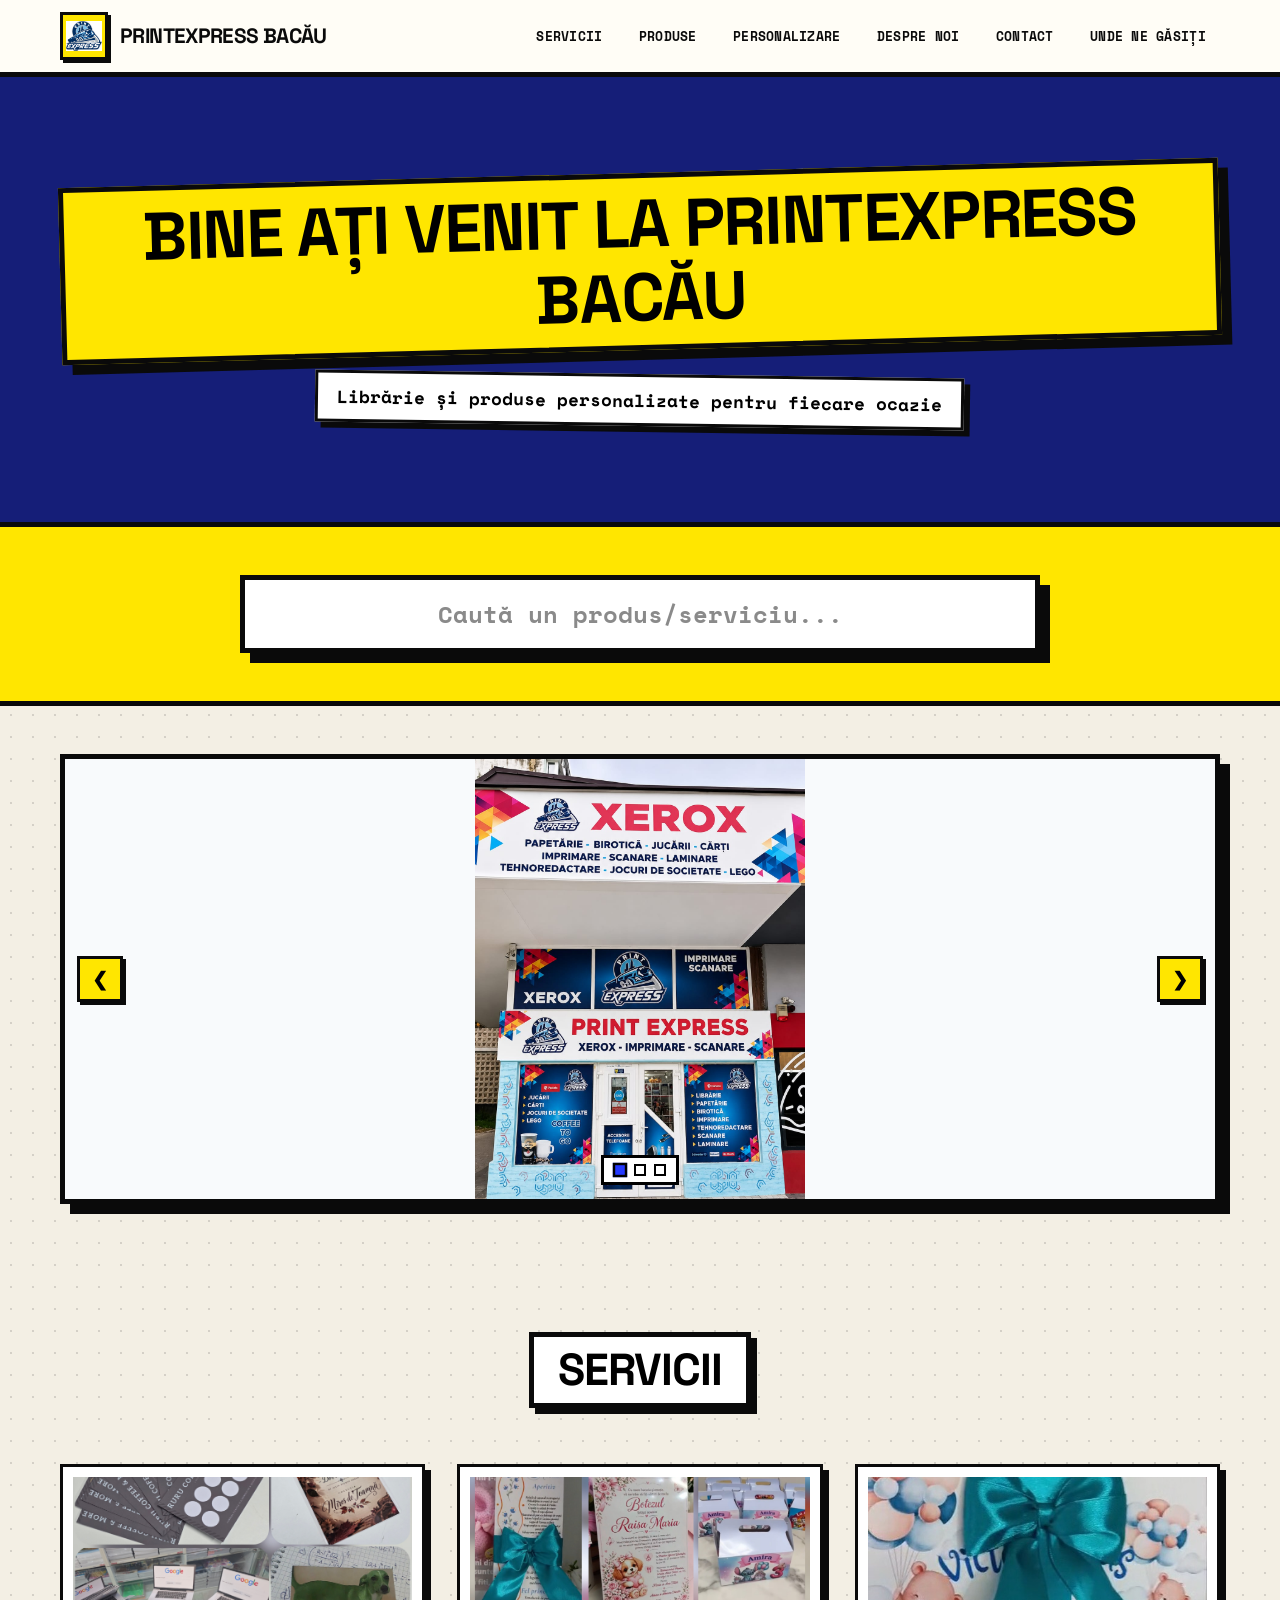
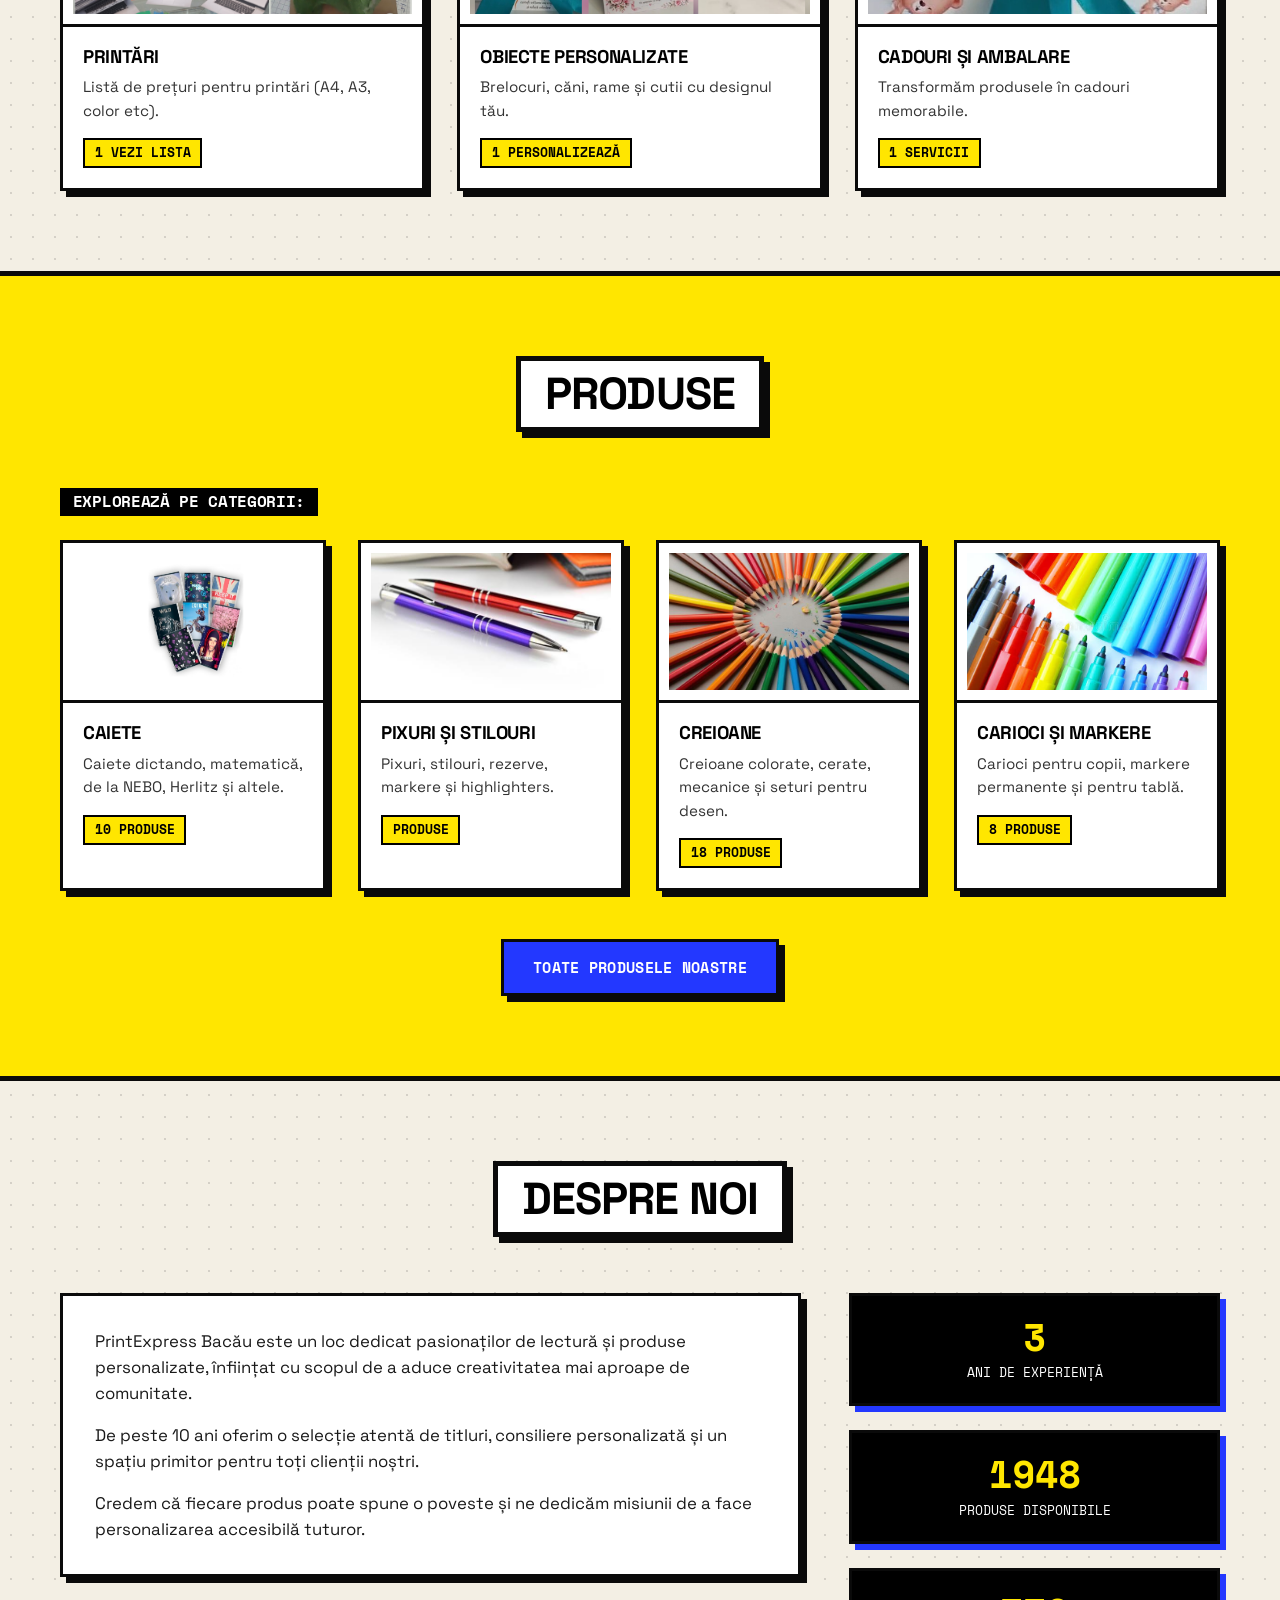
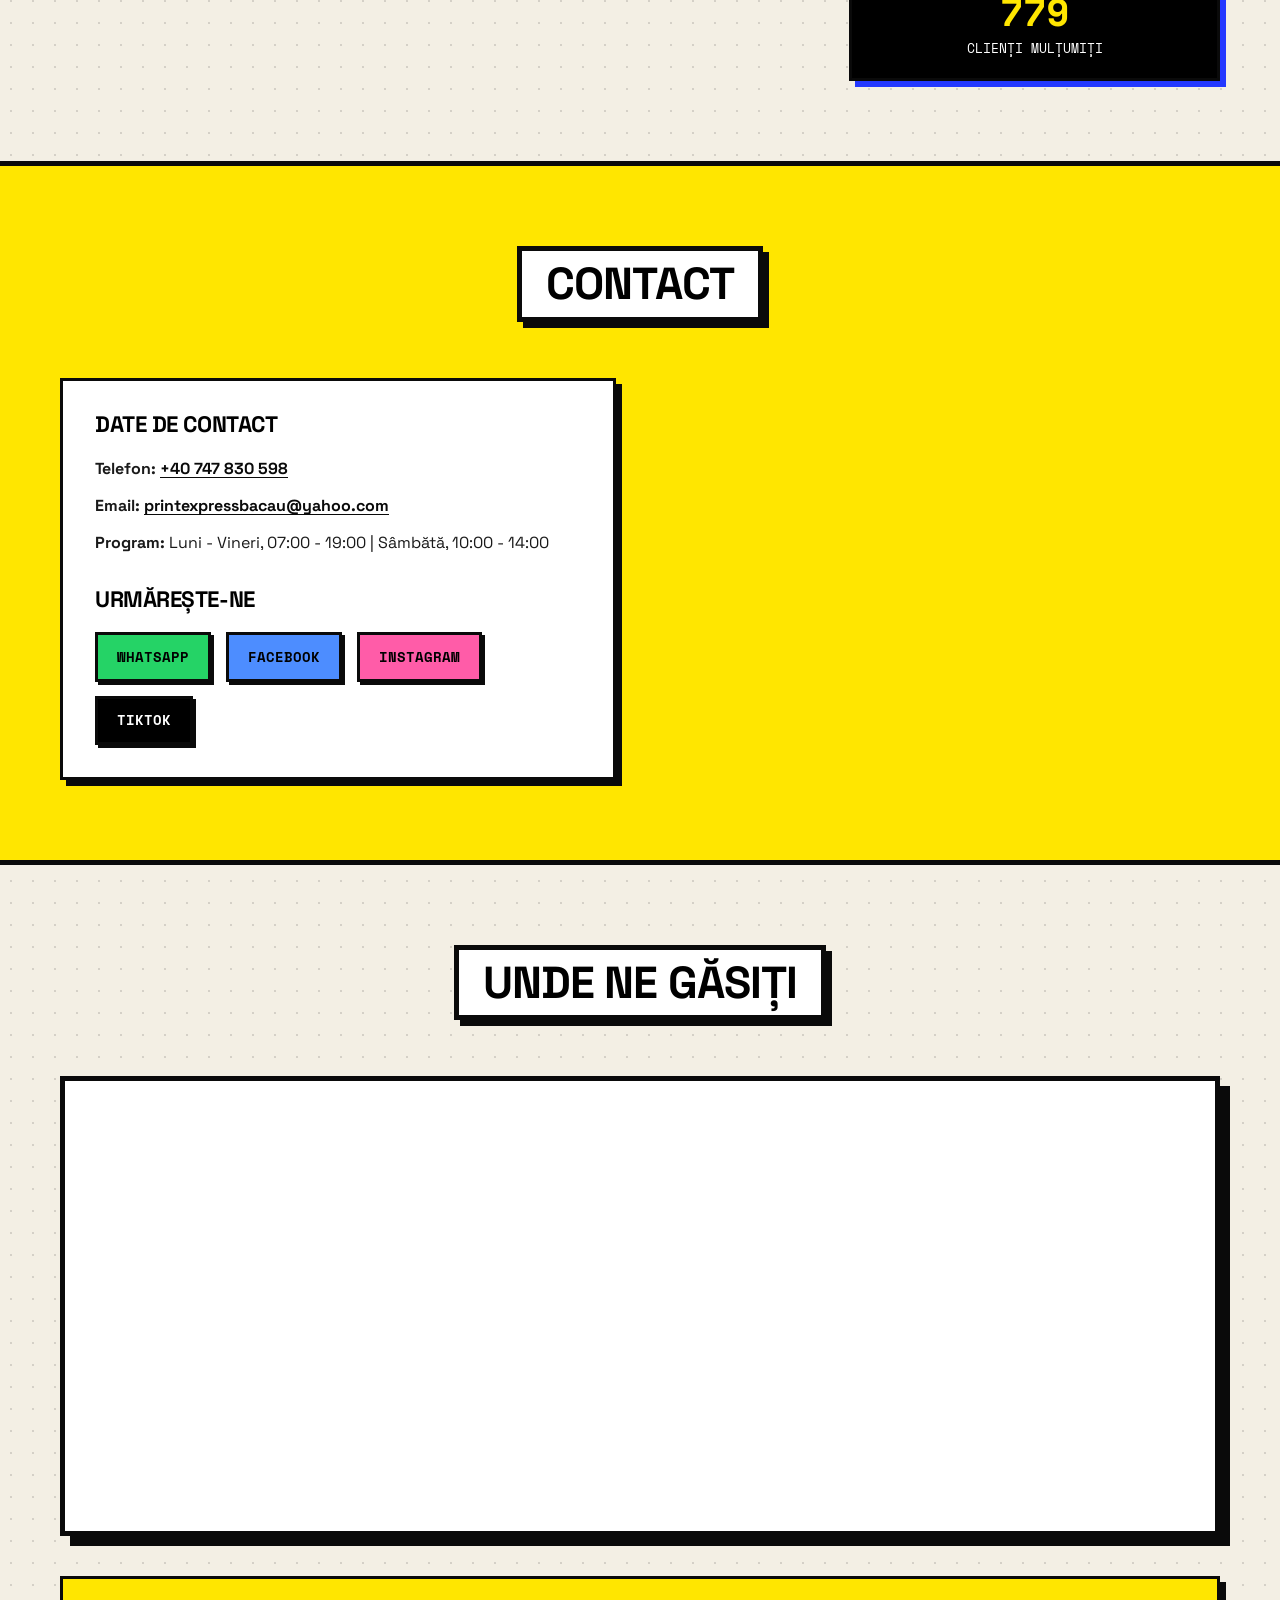
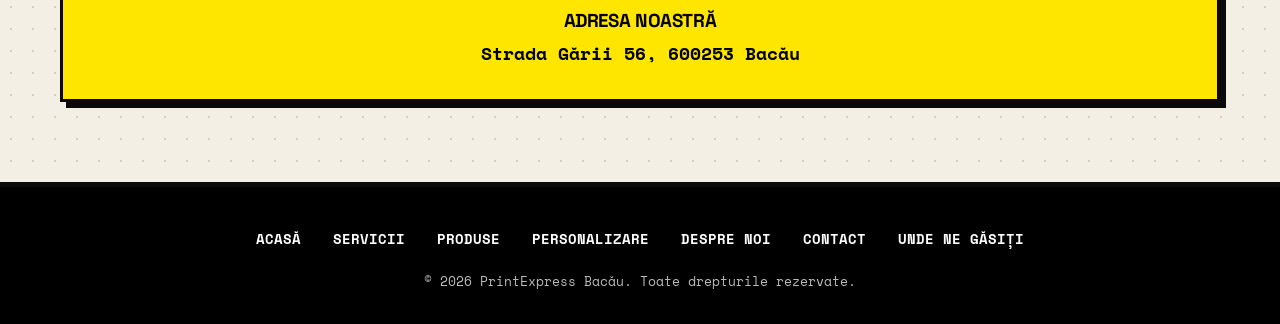
<file: index.html>
<!DOCTYPE html>
<html lang="ro">
<head>
    <meta charset="UTF-8">
    <meta name="google-site-verification" content="IRRIwklYfAM4KakVs8MfR-BUMKHXGZRAiNsHoaWdocE" />
    <meta name="viewport" content="width=device-width, initial-scale=1.0">
    <title>PrintExpress Bacău</title>
    <link rel="stylesheet" href="css/style.css">
    <link href="https://fonts.googleapis.com/css2?family=Poppins:wght@300;400;500;600;700&display=swap" rel="stylesheet">
</head>
<body>

    <header class="header">
        <div class="container header-content">
            <a href="index.html" class="logo">
                <img src="images/logo.png" alt="Logo PrintExpress Bacău" class="logo-img" onerror="this.style.display='none'">
                <span class="logo-text">PrintExpress Bacău</span>
            </a>
            <nav class="nav">
                <ul class="nav-list">
                    <li><a href="servicii.html">Servicii</a></li>
                    <li><a href="produse.html">Produse</a></li>
                    <li><a href="personalizare.html">Personalizare</a></li>
                    <li><a href="index.html#despre">Despre Noi</a></li>
                    <li><a href="index.html#contact">Contact</a></li>
                    <li><a href="index.html#unde-ne-gasiti">Unde ne găsiți</a></li>
                </ul>
            </nav>
            <button class="menu-toggle" aria-label="Meniu"><span></span><span></span><span></span></button>
        </div>
    </header>

    <!-- HERO VIDEO -->
    <section id="acasa" class="hero hero-video">
        <video autoplay loop muted playsinline class="hero-video-bg">
            <source src="images/header-video.mp4" type="video/mp4">
        </video>
        <div class="hero-overlay"></div>
        <div class="container hero-content fade-in-up">
            <h1>Bine ați venit la PrintExpress Bacău</h1>
            <p>Librărie și produse personalizate pentru fiecare ocazie</p>
        </div>
    </section>

    <!-- BARA DE CĂUTARE (Mutată aici, între header/hero și galerie) -->
    <section class="search-hero-section">
        <div class="container">
            <div class="search-wrapper fade-in-up">
                <input type="text" id="homeSearchInput" placeholder="Caută un produs/serviciu..." autocomplete="off">
            </div>
            <!-- Aici vor apărea rezultatele căutării -->
            <div class="hidden" id="homeSearchResults"></div>
        </div>
    </section>

    <!-- GALERIE CARUSEL -->
    <section class="section" style="padding-top: 0; padding-bottom: 0;">
        <div class="container">
            <div class="carousel-container main-gallery-carousel" id="mainGalleryCarousel">
                <div class="carousel-track" id="mainGalleryTrack"></div>
                <button class="carousel-btn prev" id="mainGalleryPrev">&#10094;</button>
                <button class="carousel-btn next" id="mainGalleryNext">&#10095;</button>
                <div class="carousel-indicators" id="mainGalleryDots"></div>
            </div>
        </div>
    </section>

    <section id="servicii" class="section">
        <div class="container">
            <h2 class="section-title">Servicii</h2>
            <div class="grid-3" id="servicesPreview"></div>
        </div>
    </section>

    <section id="produse" class="section section-alt">
        <div class="container">
            <h2 class="section-title">Produse</h2>
            
            <!-- Fără search bar aici, doar titlul și categoriile -->
            <h3 class="search-subtitle" id="homeSearchSubtitle">Explorează pe categorii:</h3>
            <div class="grid-4" id="productsPreview"></div>
            
            <div class="section-cta">
                <a href="produse.html" class="btn btn-primary">Toate produsele noastre</a>
            </div>
        </div>
    </section>

    <section id="despre" class="section">
        <div class="container">
            <h2 class="section-title">Despre Noi</h2>
            <div class="about-content">
                <div class="about-text">
                    <p>PrintExpress Bacău este un loc dedicat pasionaților de lectură și produse personalizate, înființat cu scopul de a aduce creativitatea mai aproape de comunitate.</p>
                    <p>De peste 10 ani oferim o selecție atentă de titluri, consiliere personalizată și un spațiu primitor pentru toți clienții noștri.</p>
                    <p>Credem că fiecare produs poate spune o poveste și ne dedicăm misiunii de a face personalizarea accesibilă tuturor.</p>
                </div>
                <div class="about-stats">
                    <div class="stat">
                        <span class="stat-number counter" data-target="10">0</span>
                        <span class="stat-label">Ani de experiență</span>
                    </div>
                    <div class="stat">
                        <span class="stat-number counter" data-target="5000">0</span>
                        <span class="stat-label">Produse disponibile</span>
                    </div>
                    <div class="stat">
                        <span class="stat-number counter" data-target="2000">0</span>
                        <span class="stat-label">Clienți mulțumiți</span>
                    </div>
                </div>
            </div>
        </div>
    </section>

    <section id="contact" class="section section-alt">
        <div class="container">
            <h2 class="section-title">Contact</h2>
            <div class="contact-grid">
                <div class="contact-info">
                    <h3>Date de contact</h3>
                    <p><strong>Telefon:</strong> <a href="tel:+40747830598">+40 747 830 598</a></p>
                    <p><strong>Email:</strong> <a href="mailto:printexpressbacau@yahoo.com">printexpressbacau@yahoo.com</a></p>
                    <p><strong>Program:</strong> Luni - Vineri, 07:00 - 19:00 | Sâmbătă, 10:00 - 14:00</p>
                    <h3 class="social-title">Urmărește-ne</h3>
                    <div class="social-links">
                        <a href="https://wa.me/40747830598" target="_blank" rel="noopener" class="social-btn whatsapp">WhatsApp</a>
                        <a href="https://www.facebook.com/share/19ZG9v9Qn5/" target="_blank" rel="noopener" class="social-btn facebook">Facebook</a>
                        <a href="https://www.instagram.com/printexpressbacau/?utm_source=ig_web_button_share_sheet" target="_blank" rel="noopener" class="social-btn instagram">Instagram</a>
                        <a href="https://www.tiktok.com/@printexpressbacau?_r=1&_t=ZN-9Agj54pqHSw" target="_blank" rel="noopener" class="social-btn tiktok">TikTok</a>
                    </div>
                </div>
            </div>
        </div>
    </section>

    <section id="unde-ne-gasiti" class="section">
        <div class="container">
            <h2 class="section-title">Unde ne găsiți</h2>
            <div class="map-wrapper">
                <iframe
                    src="https://maps.google.com/maps?q=Str.%20Garii%2056,%20Bacau,%20Romania&t=&z=16&ie=UTF8&iwloc=&output=embed"
                    width="100%"
                    height="450"
                    style="border:0;"
                    allowfullscreen=""
                    loading="lazy"
                    referrerpolicy="no-referrer-when-downgrade"
                    title="Locație PrintExpress Bacău">
                </iframe>
            </div>
            <div class="address-info">
                <h3>Adresa noastră</h3>
                <p>Strada Gării 56, 600253 Bacău</p>
            </div>
        </div>
    </section>

    <footer class="footer">
        <div class="container footer-content">
            <ul class="footer-nav">
                <li><a href="index.html">Acasă</a></li>
                <li><a href="servicii.html">Servicii</a></li>
                <li><a href="produse.html">Produse</a></li>
                <li><a href="personalizare.html">Personalizare</a></li>
                <li><a href="index.html#despre">Despre Noi</a></li>
                <li><a href="index.html#contact">Contact</a></li>
                <li><a href="index.html#unde-ne-gasiti">Unde ne găsiți</a></li>
            </ul>
            <p>&copy; <span id="currentYear"></span> PrintExpress Bacău. Toate drepturile rezervate.</p>
        </div>
    </footer>

    <script src="js/data.js"></script>
    <script src="js/script.js"></script>
</body>
</html>
</file>
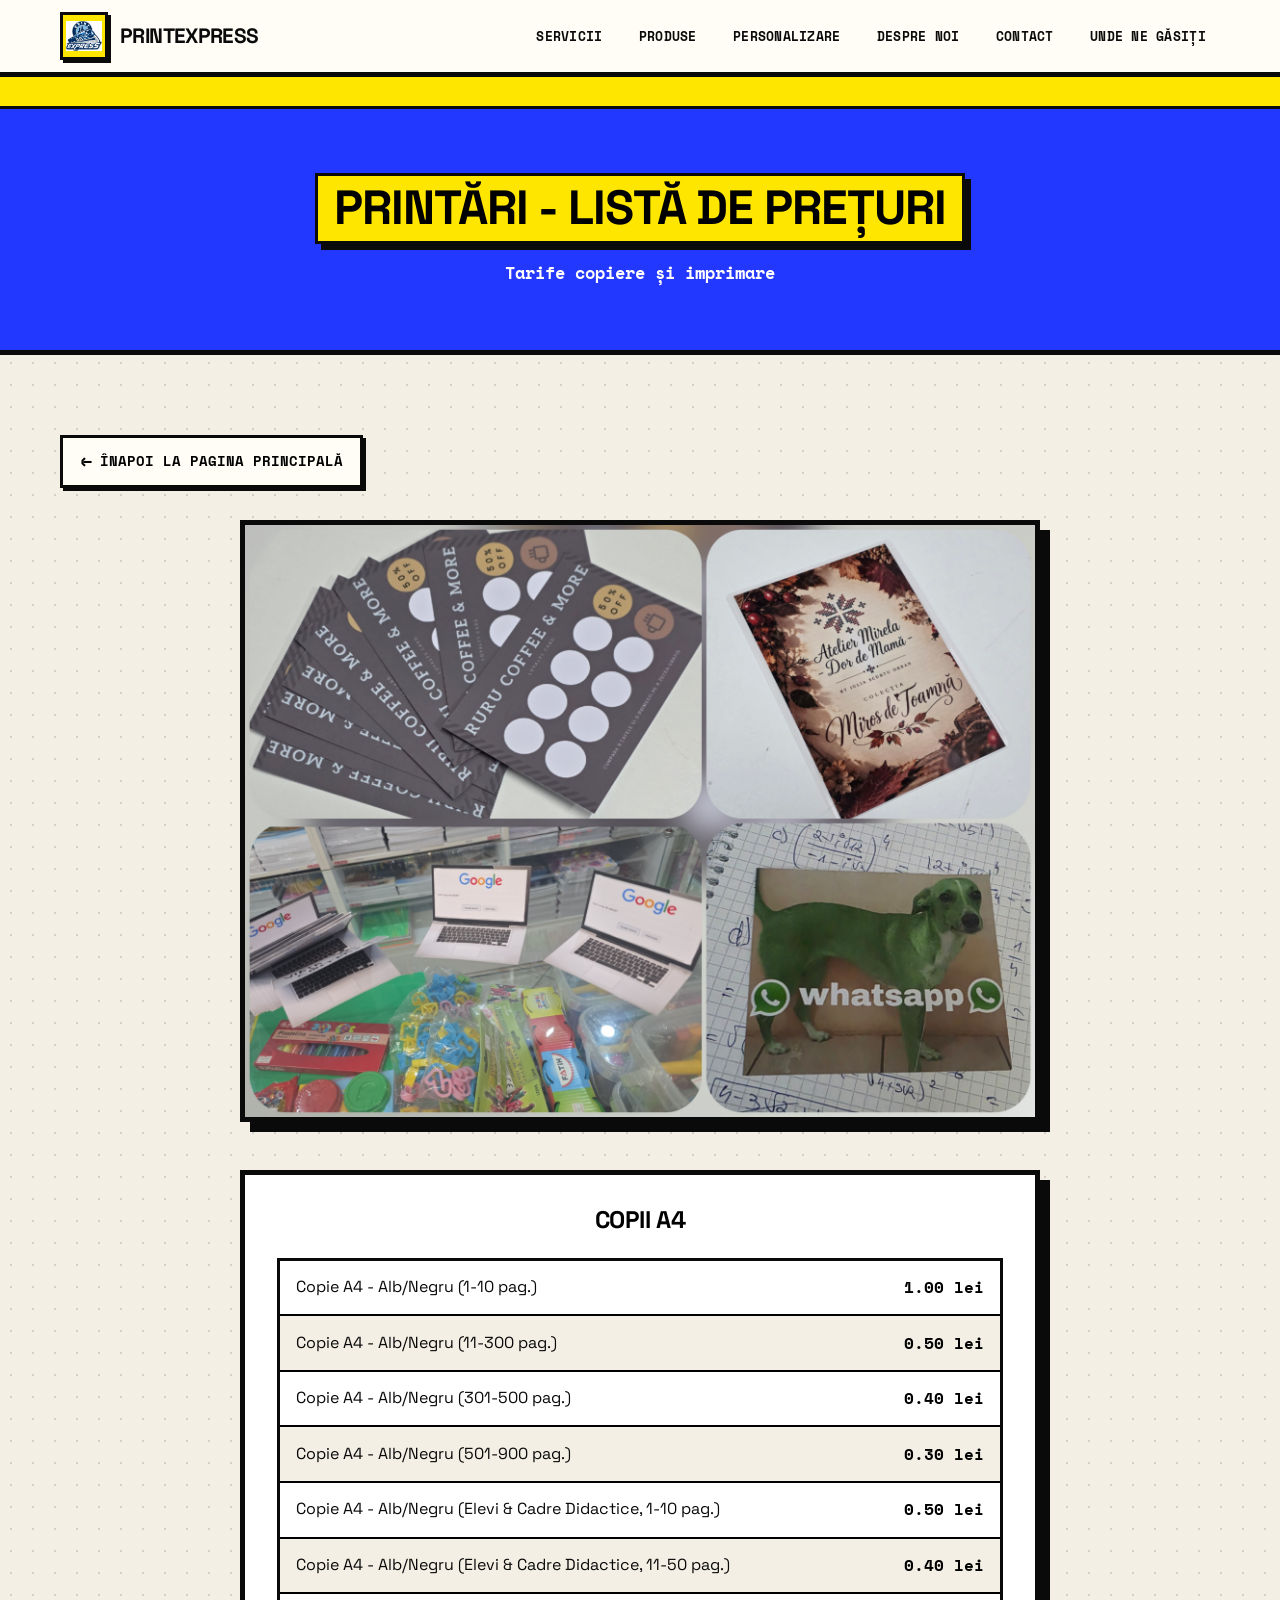
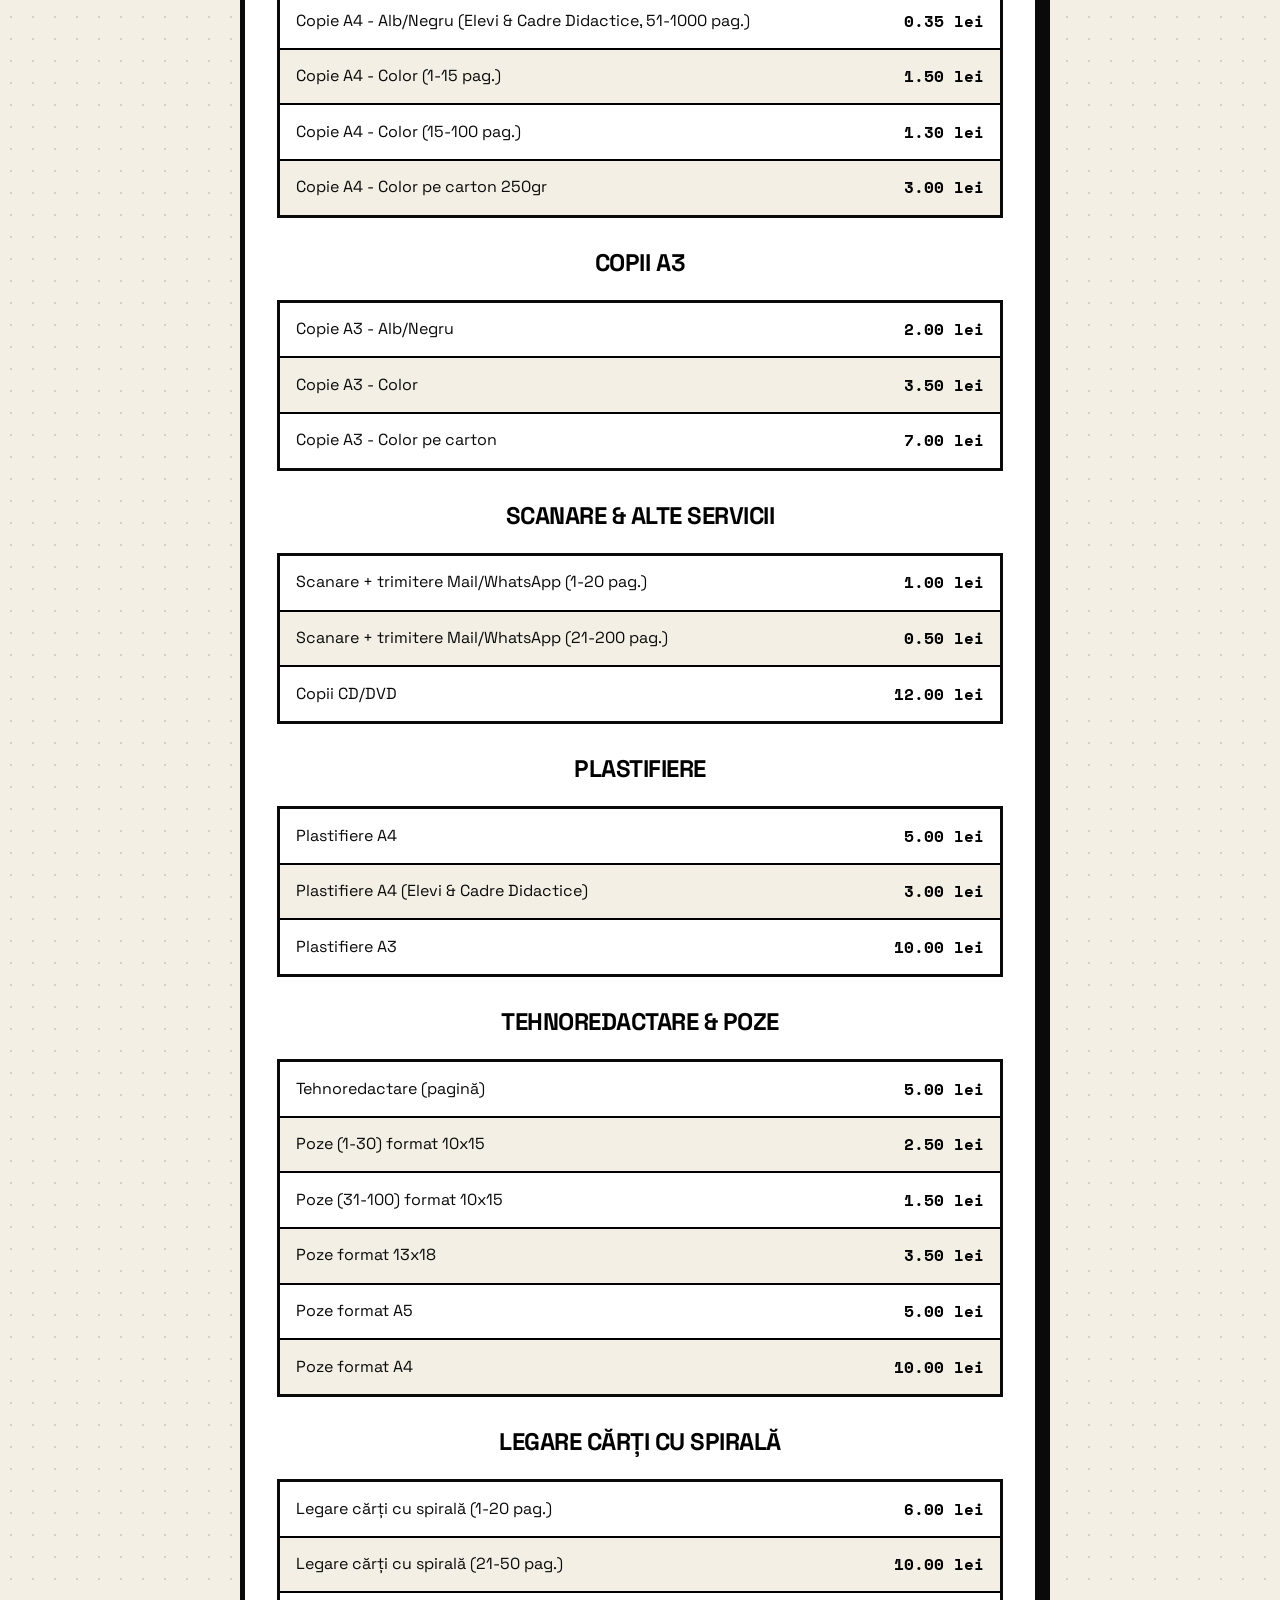
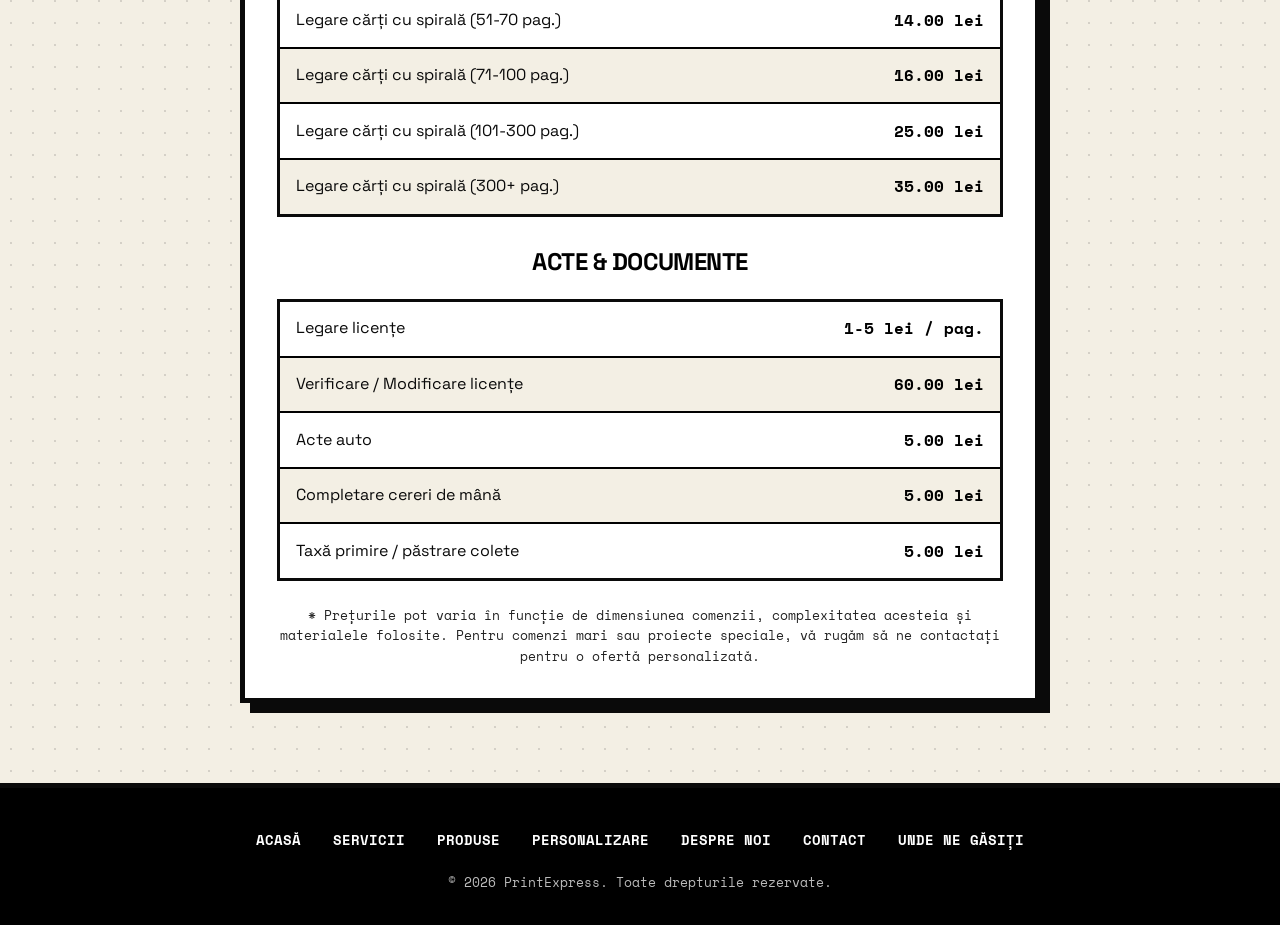
<file: printari.html>
<!DOCTYPE html>
<html lang="ro">
<head>
    <meta charset="UTF-8">
    <meta name="viewport" content="width=device-width, initial-scale=1.0">
    <title>Printări - Listă de prețuri - PrintExpress</title>
    <link rel="stylesheet" href="css/style.css">
    <link href="https://fonts.googleapis.com/css2?family=Poppins:wght@300;400;500;600;700&display=swap" rel="stylesheet">
</head>
<body>

    <header class="header">
        <div class="container header-content">
            <a href="index.html" class="logo">
                <img src="images/logo.png" alt="Logo PrintExpress" class="logo-img" onerror="this.style.display='none'">
                <span class="logo-text">PrintExpress</span>
            </a>
            <nav class="nav">
                <ul class="nav-list">
                    <li><a href="servicii.html">Servicii</a></li>
                    <li><a href="produse.html">Produse</a></li>
                    <li><a href="personalizare.html">Personalizare</a></li>
                    <li><a href="index.html#despre">Despre Noi</a></li>
                    <li><a href="index.html#contact">Contact</a></li>
                    <li><a href="index.html#unde-ne-gasiti">Unde ne găsiți</a></li>
                </ul>
            </nav>
            <button class="menu-toggle" aria-label="Meniu"><span></span><span></span><span></span></button>
        </div>
    </header>

    <div class="breadcrumb-bar">
        <div class="container">
            <ul class="breadcrumb" id="breadcrumb"></ul>
        </div>
    </div>

    <section class="page-hero animated-gradient">
        <div class="container fade-in-up">
            <h1>Printări - Listă de prețuri</h1>
            <p>Tarife copiere și imprimare</p>
        </div>
    </section>

    <section class="section">
        <div class="container">
            <div class="back-actions">
                <a href="index.html" class="back-btn">
                    <span class="arrow">&larr;</span> Înapoi la pagina principală
                </a>
            </div>

            <!-- IMAGINEA PENTRU PRINTĂRI (opțional, dacă ai una) -->
            <div class="printari-image-wrapper">
                <img src="images/printari-banner.jpg" alt="Printări PrintExpress" class="printari-image" onerror="this.style.display='none'">
            </div>
            
            <!-- LISTA DE PREȚURI -->
            <div class="price-list-container">
                
                <!-- COPII / IMPRIMĂRI A4 -->
                <h2>Copii A4</h2>
                <table class="price-table" style="margin-bottom: 2rem;">
                    <tbody>
                        <tr><td>Copie A4 - Alb/Negru (1-10 pag.)</td><td>1.00 lei</td></tr>
                        <tr><td>Copie A4 - Alb/Negru (11-300 pag.)</td><td>0.50 lei</td></tr>
                        <tr><td>Copie A4 - Alb/Negru (301-500 pag.)</td><td>0.40 lei</td></tr>
                        <tr><td>Copie A4 - Alb/Negru (501-900 pag.)</td><td>0.30 lei</td></tr>
                        <tr><td>Copie A4 - Alb/Negru (Elevi & Cadre Didactice, 1-10 pag.)</td><td>0.50 lei</td></tr>
                        <tr><td>Copie A4 - Alb/Negru (Elevi & Cadre Didactice, 11-50 pag.)</td><td>0.40 lei</td></tr>
                        <tr><td>Copie A4 - Alb/Negru (Elevi & Cadre Didactice, 51-1000 pag.)</td><td>0.35 lei</td></tr>
                        <tr><td>Copie A4 - Color (1-15 pag.)</td><td>1.50 lei</td></tr>
                        <tr><td>Copie A4 - Color (15-100 pag.)</td><td>1.30 lei</td></tr>
                        <tr><td>Copie A4 - Color pe carton 250gr</td><td>3.00 lei</td></tr>
                    </tbody>
                </table>

                <!-- COPII / IMPRIMĂRI A3 -->
                <h2>Copii A3</h2>
                <table class="price-table" style="margin-bottom: 2rem;">
                    <tbody>
                        <tr><td>Copie A3 - Alb/Negru</td><td>2.00 lei</td></tr>
                        <tr><td>Copie A3 - Color</td><td>3.50 lei</td></tr>
                        <tr><td>Copie A3 - Color pe carton</td><td>7.00 lei</td></tr>
                    </tbody>
                </table>

                <!-- ALTE SERVICII -->
                <h2>Scanare & Alte servicii</h2>
                <table class="price-table" style="margin-bottom: 2rem;">
                    <tbody>
                        <tr><td>Scanare + trimitere Mail/WhatsApp (1-20 pag.)</td><td>1.00 lei</td></tr>
                        <tr><td>Scanare + trimitere Mail/WhatsApp (21-200 pag.)</td><td>0.50 lei</td></tr>
                        <tr><td>Copii CD/DVD</td><td>12.00 lei</td></tr>
                    </tbody>
                </table>

                <!-- PLASTIFIERE -->
                <h2>Plastifiere</h2>
                <table class="price-table" style="margin-bottom: 2rem;">
                    <tbody>
                        <tr><td>Plastifiere A4</td><td>5.00 lei</td></tr>
                        <tr><td>Plastifiere A4 (Elevi & Cadre Didactice)</td><td>3.00 lei</td></tr>
                        <tr><td>Plastifiere A3</td><td>10.00 lei</td></tr>
                    </tbody>
                </table>

                <!-- TEHNOREDACTARE & POZE -->
                <h2>Tehnoredactare & Poze</h2>
                <table class="price-table" style="margin-bottom: 2rem;">
                    <tbody>
                        <tr><td>Tehnoredactare (pagină)</td><td>5.00 lei</td></tr>
                        <tr><td>Poze (1-30) format 10x15</td><td>2.50 lei</td></tr>
                        <tr><td>Poze (31-100) format 10x15</td><td>1.50 lei</td></tr>
                        <tr><td>Poze format 13x18</td><td>3.50 lei</td></tr>
                        <tr><td>Poze format A5</td><td>5.00 lei</td></tr>
                        <tr><td>Poze format A4</td><td>10.00 lei</td></tr>
                    </tbody>
                </table>

                <!-- LEGARE CĂRȚI -->
                <h2>Legare cărți cu spirală</h2>
                <table class="price-table" style="margin-bottom: 2rem;">
                    <tbody>
                        <tr><td>Legare cărți cu spirală (1-20 pag.)</td><td>6.00 lei</td></tr>
                        <tr><td>Legare cărți cu spirală (21-50 pag.)</td><td>10.00 lei</td></tr>
                        <tr><td>Legare cărți cu spirală (51-70 pag.)</td><td>14.00 lei</td></tr>
                        <tr><td>Legare cărți cu spirală (71-100 pag.)</td><td>16.00 lei</td></tr>
                        <tr><td>Legare cărți cu spirală (101-300 pag.)</td><td>25.00 lei</td></tr>
                        <tr><td>Legare cărți cu spirală (300+ pag.)</td><td>35.00 lei</td></tr>
                    </tbody>
                </table>

                <!-- ALTE ACTE -->
                <h2>Acte & Documente</h2>
                <table class="price-table">
                    <tbody>
                        <tr><td>Legare licențe</td><td>1-5 lei / pag.</td></tr>
                        <tr><td>Verificare / Modificare licențe</td><td>60.00 lei</td></tr>
                        <tr><td>Acte auto</td><td>5.00 lei</td></tr>
                        <tr><td>Completare cereri de mână</td><td>5.00 lei</td></tr>
                        <tr><td>Taxă primire / păstrare colete</td><td>5.00 lei</td></tr>
                    </tbody>
                </table>

                <p class="price-note">* Prețurile pot varia în funcție de dimensiunea comenzii, complexitatea acesteia și materialele folosite. Pentru comenzi mari sau proiecte speciale, vă rugăm să ne contactați pentru o ofertă personalizată.</p>
            </div>
        </div>
    </section>

    <footer class="footer">
        <div class="container footer-content">
            <ul class="footer-nav">
                <li><a href="index.html">Acasă</a></li>
                <li><a href="servicii.html">Servicii</a></li>
                <li><a href="produse.html">Produse</a></li>
                <li><a href="personalizare.html">Personalizare</a></li>
                <li><a href="index.html#despre">Despre Noi</a></li>
                <li><a href="index.html#contact">Contact</a></li>
                <li><a href="index.html#unde-ne-gasiti">Unde ne găsiți</a></li>
            </ul>
            <p>&copy; <span id="currentYear"></span> PrintExpress. Toate drepturile rezervate.</p>
        </div>
    </footer>

    <script src="js/data.js"></script>
    <script src="js/script.js"></script>
</body>
</html>
</file>
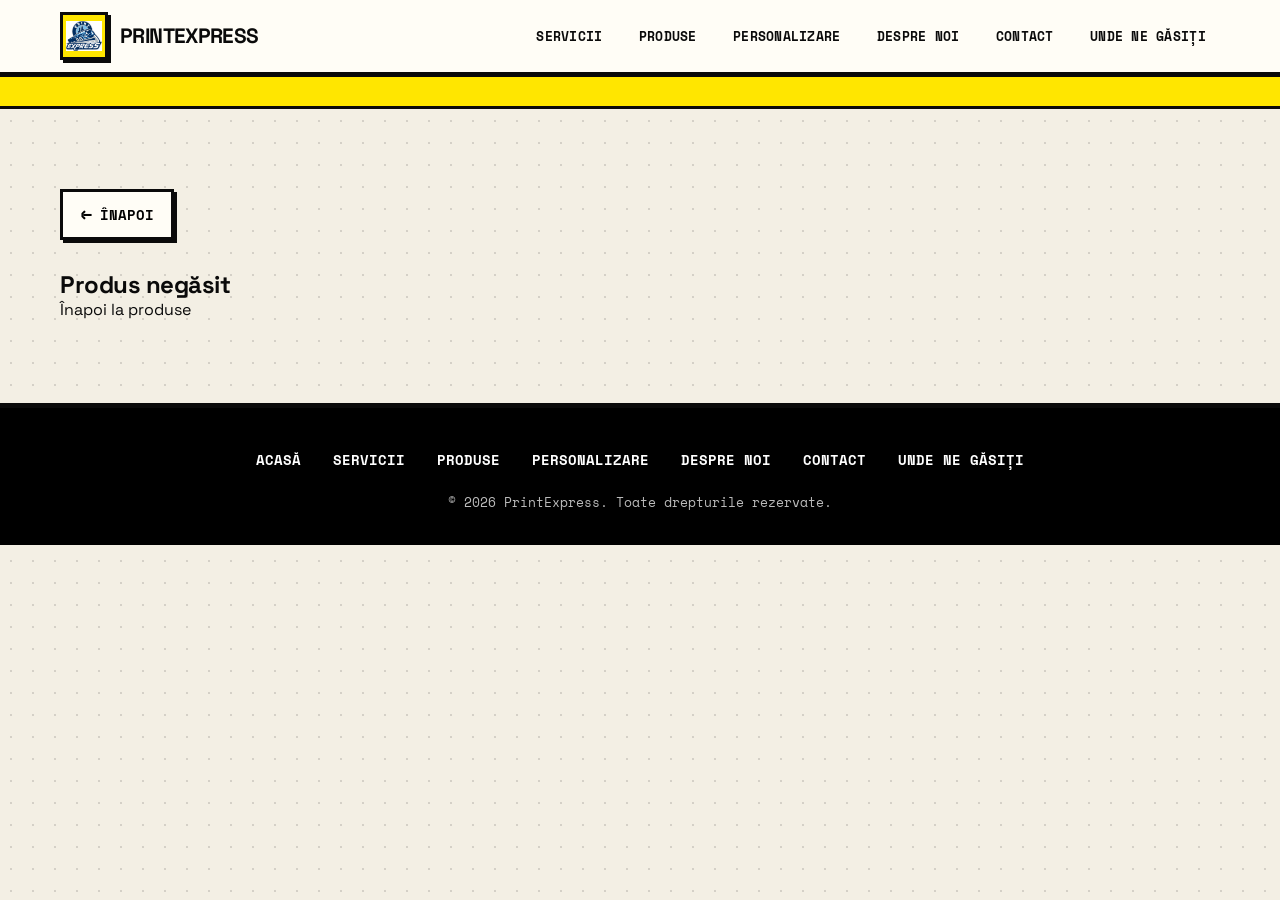
<file: produs-detalii.html>
<!DOCTYPE html>
<html lang="ro">
<head>
    <meta charset="UTF-8">
    <meta name="viewport" content="width=device-width, initial-scale=1.0">
    <title>Detalii produs - PrintExpress</title>
    <link rel="stylesheet" href="css/style.css">
    <link href="https://fonts.googleapis.com/css2?family=Poppins:wght@300;400;500;600;700&display=swap" rel="stylesheet">
</head>
<body>

    <header class="header">
        <div class="container header-content">
            <a href="index.html" class="logo">
                <img src="images/logo.png" alt="Logo PrintExpress" class="logo-img" onerror="this.style.display='none'">
                <span class="logo-text">PrintExpress</span>
            </a>
            <nav class="nav">
                <ul class="nav-list">
                    <li><a href="servicii.html">Servicii</a></li>
                    <li><a href="produse.html">Produse</a></li>
                    <li><a href="personalizare.html">Personalizare</a></li>
                    <li><a href="index.html#despre">Despre Noi</a></li>
                    <li><a href="index.html#contact">Contact</a></li>
                    <li><a href="index.html#unde-ne-gasiti">Unde ne găsiți</a></li>
                </ul>
            </nav>
            <button class="menu-toggle" aria-label="Meniu"><span></span><span></span><span></span></button>
        </div>
    </header>

    <div class="breadcrumb-bar">
        <div class="container">
            <ul class="breadcrumb" id="breadcrumb"></ul>
        </div>
    </div>

    <section class="section">
        <div class="container">
            <div class="back-actions">
                <button type="button" id="backButton" class="back-btn">
                    <span class="arrow">&larr;</span> Înapoi
                </button>
            </div>
            <div id="productDetails"></div>
        </div>
    </section>

    <footer class="footer">
        <div class="container footer-content">
            <ul class="footer-nav">
                <li><a href="index.html">Acasă</a></li>
                <li><a href="servicii.html">Servicii</a></li>
                <li><a href="produse.html">Produse</a></li>
                <li><a href="personalizare.html">Personalizare</a></li>
                <li><a href="index.html#despre">Despre Noi</a></li>
                <li><a href="index.html#contact">Contact</a></li>
                <li><a href="index.html#unde-ne-gasiti">Unde ne găsiți</a></li>
            </ul>
            <p>&copy; <span id="currentYear"></span> PrintExpress. Toate drepturile rezervate.</p>
        </div>
    </footer>

    <script src="js/data.js"></script>
    <script src="js/script.js"></script>
</body>
</html>
</file>
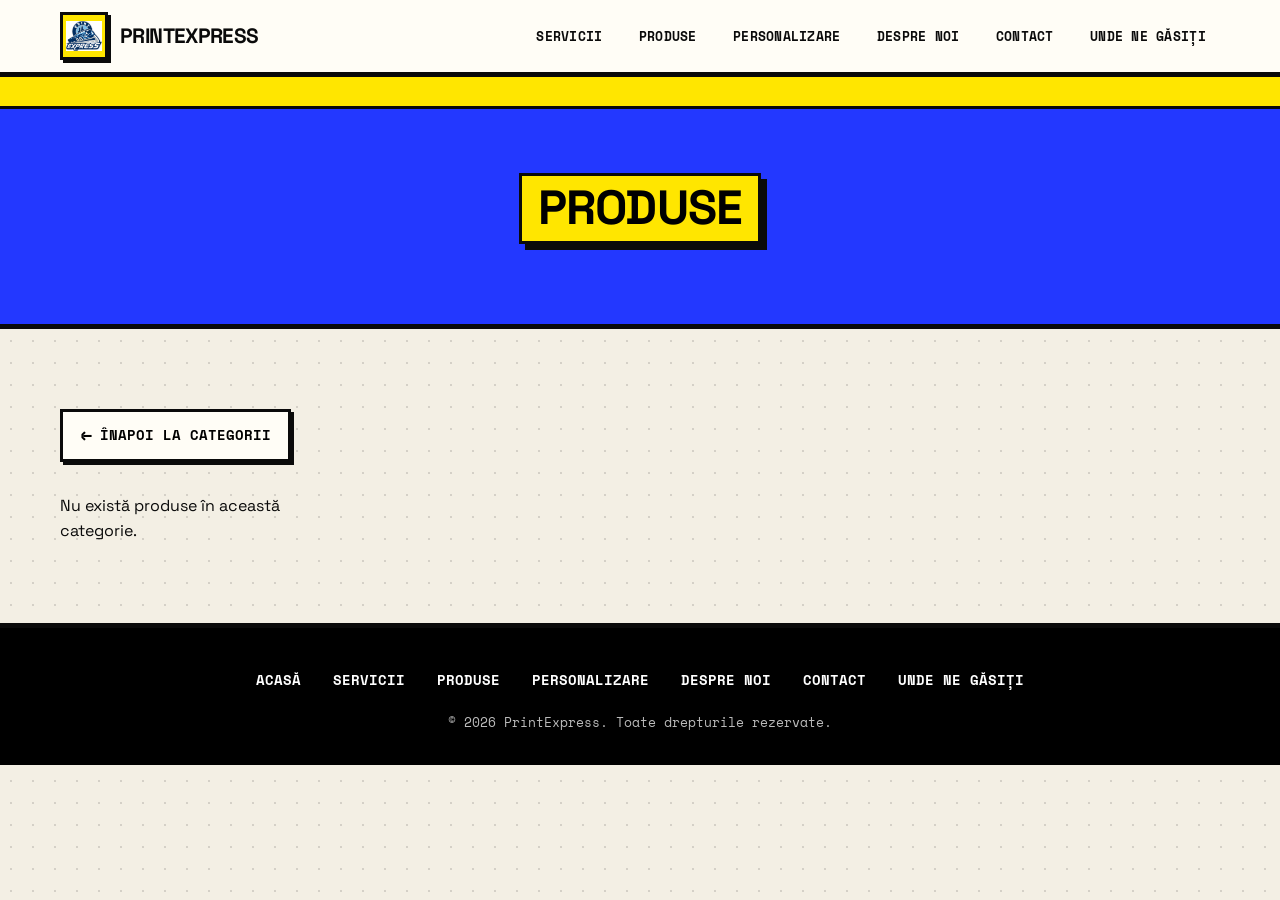
<file: produse-categorie.html>
<!DOCTYPE html>
<html lang="ro">
<head>
    <meta charset="UTF-8">
    <meta name="viewport" content="width=device-width, initial-scale=1.0">
    <title>Produse - PrintExpress</title>
    <link rel="stylesheet" href="css/style.css">
    <link href="https://fonts.googleapis.com/css2?family=Poppins:wght@300;400;500;600;700&display=swap" rel="stylesheet">
</head>
<body>

    <header class="header">
        <div class="container header-content">
            <a href="index.html" class="logo">
                <img src="images/logo.png" alt="Logo PrintExpress" class="logo-img" onerror="this.style.display='none'">
                <span class="logo-text">PrintExpress</span>
            </a>
            <nav class="nav">
                <ul class="nav-list">
                    <li><a href="servicii.html">Servicii</a></li>
                    <li><a href="produse.html">Produse</a></li>
                    <li><a href="personalizare.html">Personalizare</a></li>
                    <li><a href="index.html#despre">Despre Noi</a></li>
                    <li><a href="index.html#contact">Contact</a></li>
                    <li><a href="index.html#unde-ne-gasiti">Unde ne găsiți</a></li>
                </ul>
            </nav>
            <button class="menu-toggle" aria-label="Meniu"><span></span><span></span><span></span></button>
        </div>
    </header>

    <div class="breadcrumb-bar">
        <div class="container">
            <ul class="breadcrumb" id="breadcrumb"></ul>
        </div>
    </div>

    <section class="page-hero" id="categoryHero">
        <div class="container fade-in-up">
            <h1 id="categoryTitle">Produse</h1>
            <p id="categoryDesc"></p>
        </div>
    </section>

    <section class="section">
        <div class="container">
            <div class="back-actions">
                <a href="produse.html" class="back-btn">
                    <span class="arrow">&larr;</span> Înapoi la categorii
                </a>
            </div>
            <div class="grid-4" id="productsInCategory"></div>
        </div>
    </section>

    <footer class="footer">
        <div class="container footer-content">
            <ul class="footer-nav">
                <li><a href="index.html">Acasă</a></li>
                <li><a href="servicii.html">Servicii</a></li>
                <li><a href="produse.html">Produse</a></li>
                <li><a href="personalizare.html">Personalizare</a></li>
                <li><a href="index.html#despre">Despre Noi</a></li>
                <li><a href="index.html#contact">Contact</a></li>
                <li><a href="index.html#unde-ne-gasiti">Unde ne găsiți</a></li>
            </ul>
            <p>&copy; <span id="currentYear"></span> PrintExpress. Toate drepturile rezervate.</p>
        </div>
    </footer>

    <script src="js/data.js"></script>
    <script src="js/script.js"></script>
</body>
</html>
</file>
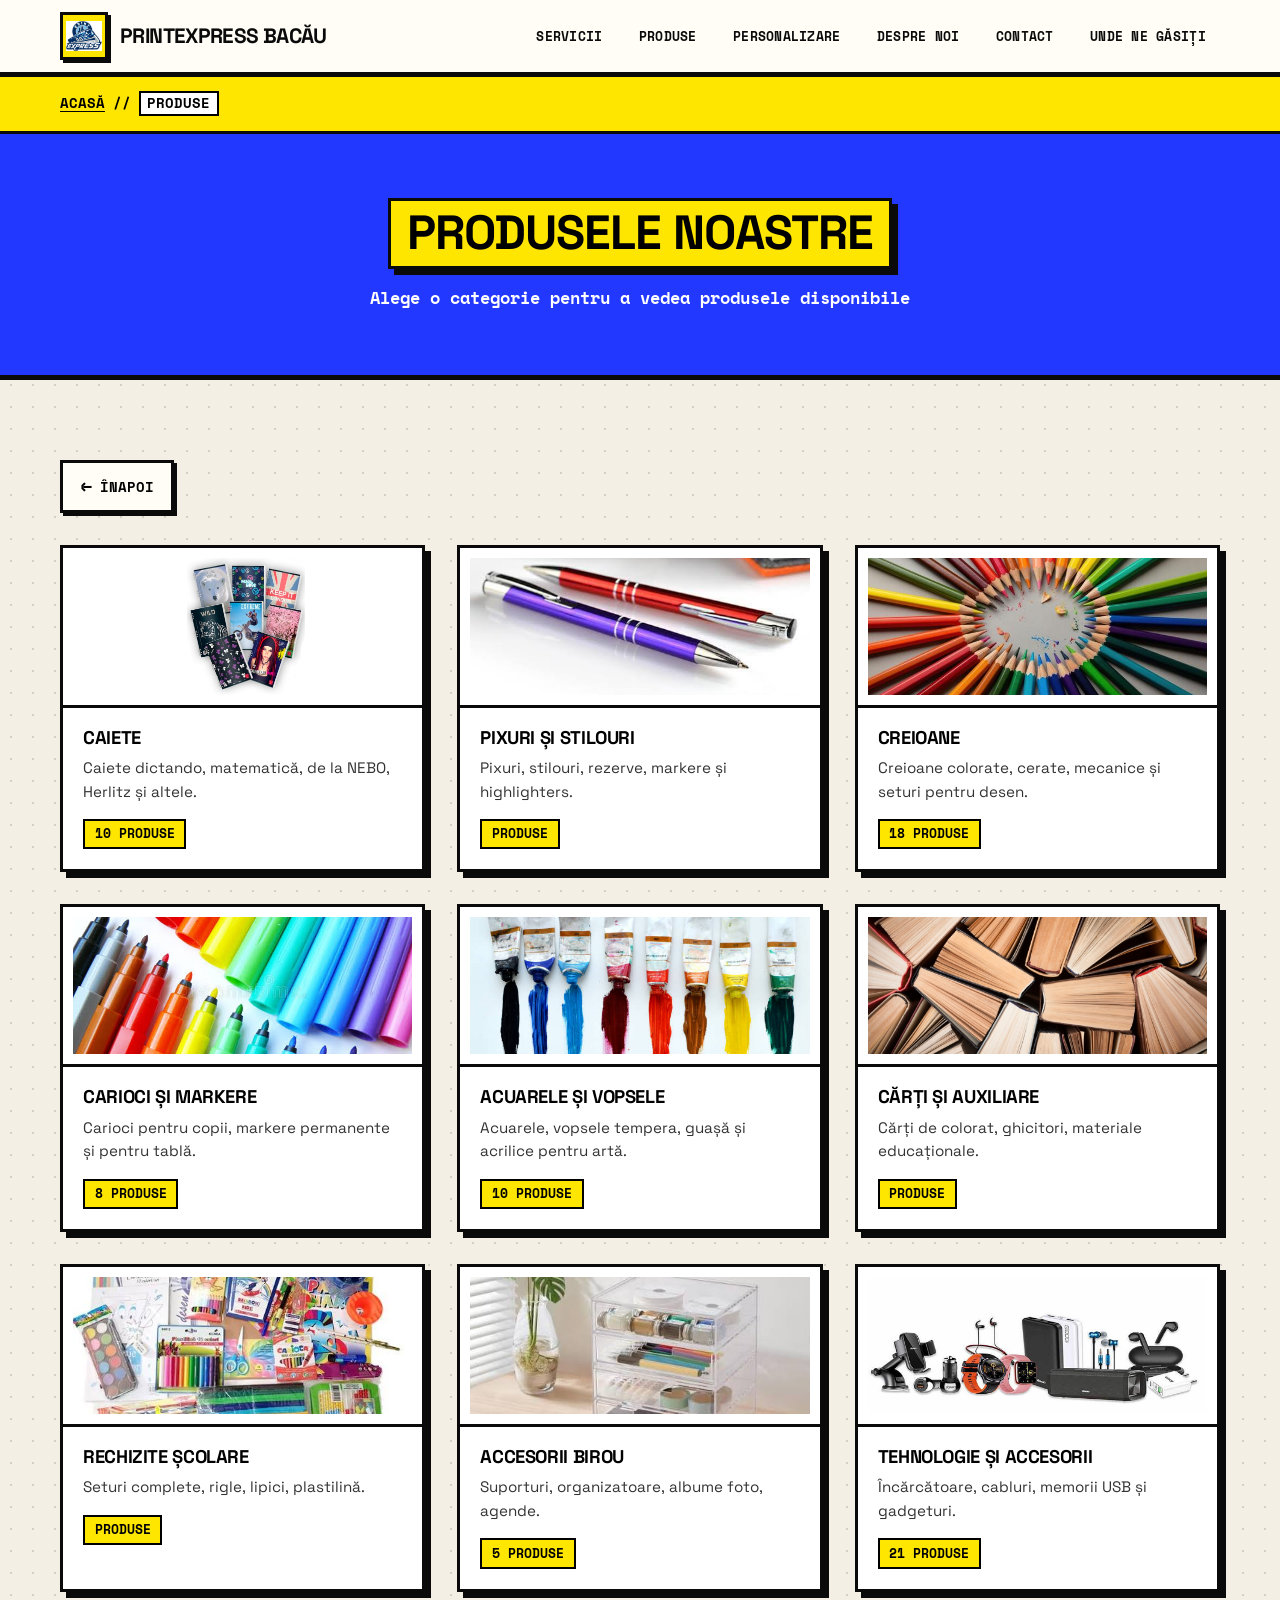
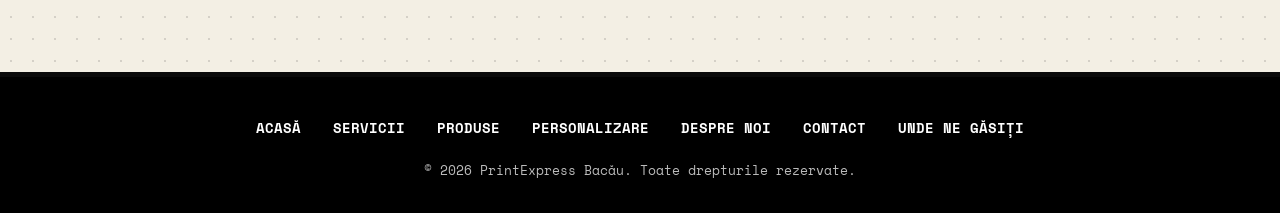
<file: produse.html>
<!DOCTYPE html>
<html lang="ro">
<head>
    <meta charset="UTF-8">
    <meta name="viewport" content="width=device-width, initial-scale=1.0">
    <title>Produse - PrintExpress Bacău</title>
    <link rel="stylesheet" href="css/style.css">
    <link href="https://fonts.googleapis.com/css2?family=Poppins:wght@300;400;500;600;700&display=swap" rel="stylesheet">
</head>
<body>

    <header class="header">
        <div class="container header-content">
            <a href="index.html" class="logo">
                <img src="images/logo.png" alt="Logo PrintExpress Bacău" class="logo-img" onerror="this.style.display='none'">
                <span class="logo-text">PrintExpress Bacău</span>
            </a>
            <nav class="nav">
                <ul class="nav-list">
                    <li><a href="servicii.html">Servicii</a></li>
                    <li><a href="produse.html">Produse</a></li>
                    <li><a href="personalizare.html">Personalizare</a></li>
                    <li><a href="index.html#despre">Despre Noi</a></li>
                    <li><a href="index.html#contact">Contact</a></li>
                    <li><a href="index.html#unde-ne-gasiti">Unde ne găsiți</a></li>
                </ul>
            </nav>
            <button class="menu-toggle" aria-label="Meniu"><span></span><span></span><span></span></button>
        </div>
    </header>

    <div class="breadcrumb-bar">
        <div class="container">
            <ul class="breadcrumb" id="breadcrumb"></ul>
        </div>
    </div>

    <section class="page-hero animated-gradient">
        <div class="container fade-in-up">
            <h1>Produsele noastre</h1>
            <p>Alege o categorie pentru a vedea produsele disponibile</p>
        </div>
    </section>

    <section class="section">
        <div class="container">
            <div class="back-actions">
                <a href="index.html" class="back-btn">
                    <span class="arrow">&larr;</span> Înapoi
                </a>
            </div>

            <!-- FĂRĂ BARA DE CĂUTARE AICI -->
            <div class="grid-3" id="productCategories"></div>
        </div>
    </section>

    <footer class="footer">
        <div class="container footer-content">
            <ul class="footer-nav">
                <li><a href="index.html">Acasă</a></li>
                <li><a href="servicii.html">Servicii</a></li>
                <li><a href="produse.html">Produse</a></li>
                <li><a href="personalizare.html">Personalizare</a></li>
                <li><a href="index.html#despre">Despre Noi</a></li>
                <li><a href="index.html#contact">Contact</a></li>
                <li><a href="index.html#unde-ne-gasiti">Unde ne găsiți</a></li>
            </ul>
            <p>&copy; <span id="currentYear"></span> PrintExpress Bacău. Toate drepturile rezervate.</p>
        </div>
    </footer>

    <script src="js/data.js"></script>
    <script src="js/script.js"></script>
</body>
</html>
</file>
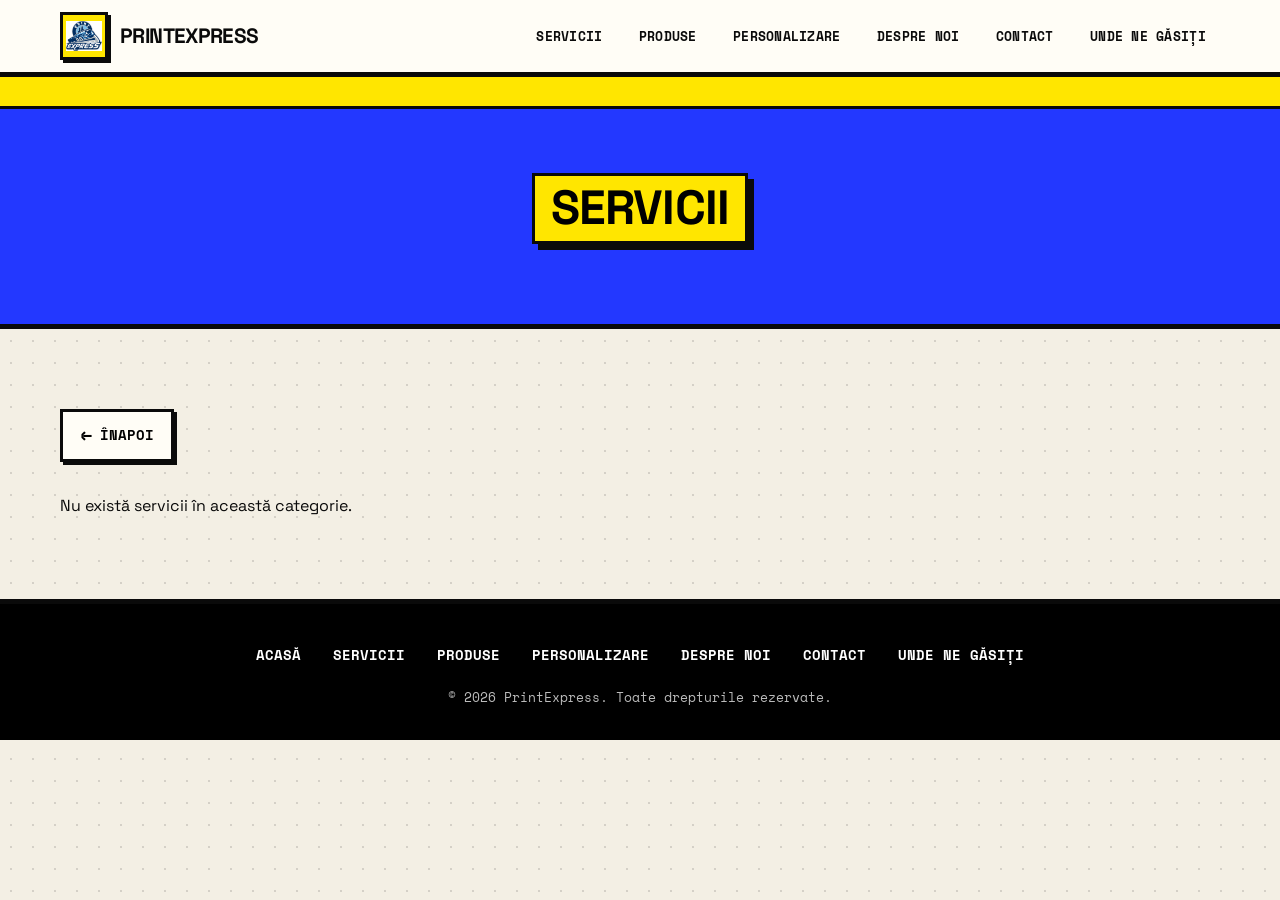
<file: servicii-categorie.html>
<!DOCTYPE html>
<html lang="ro">
<head>
    <meta charset="UTF-8">
    <meta name="viewport" content="width=device-width, initial-scale=1.0">
    <title>Servicii - PrintExpress</title>
    <link rel="stylesheet" href="css/style.css">
    <link href="https://fonts.googleapis.com/css2?family=Poppins:wght@300;400;500;600;700&display=swap" rel="stylesheet">
</head>
<body>

    <header class="header">
        <div class="container header-content">
            <a href="index.html" class="logo">
                <img src="images/logo.png" alt="Logo PrintExpress" class="logo-img" onerror="this.style.display='none'">
                <span class="logo-text">PrintExpress</span>
            </a>
            <nav class="nav">
                <ul class="nav-list">
                    <li><a href="servicii.html">Servicii</a></li>
                    <li><a href="produse.html">Produse</a></li>
                    <li><a href="personalizare.html">Personalizare</a></li>
                    <li><a href="index.html#despre">Despre Noi</a></li>
                    <li><a href="index.html#contact">Contact</a></li>
                    <li><a href="index.html#unde-ne-gasiti">Unde ne găsiți</a></li>
                </ul>
            </nav>
            <button class="menu-toggle" aria-label="Meniu"><span></span><span></span><span></span></button>
        </div>
    </header>

    <div class="breadcrumb-bar">
        <div class="container">
            <ul class="breadcrumb" id="breadcrumb"></ul>
        </div>
    </div>

    <section class="page-hero" id="categoryHero">
        <div class="container fade-in-up">
            <h1 id="categoryTitle">Servicii</h1>
            <p id="categoryDesc"></p>
        </div>
    </section>

    <section class="section">
        <div class="container">
            <div class="back-actions">
                <a href="servicii.html" class="back-btn">
                    <span class="arrow">&larr;</span> Înapoi
                </a>
            </div>
            <div class="grid-3" id="servicesInCategory"></div>
        </div>
    </section>

    <footer class="footer">
        <div class="container footer-content">
            <ul class="footer-nav">
                <li><a href="index.html">Acasă</a></li>
                <li><a href="servicii.html">Servicii</a></li>
                <li><a href="produse.html">Produse</a></li>
                <li><a href="personalizare.html">Personalizare</a></li>
                <li><a href="index.html#despre">Despre Noi</a></li>
                <li><a href="index.html#contact">Contact</a></li>
                <li><a href="index.html#unde-ne-gasiti">Unde ne găsiți</a></li>
            </ul>
            <p>&copy; <span id="currentYear"></span> PrintExpress. Toate drepturile rezervate.</p>
        </div>
    </footer>

    <script src="js/data.js"></script>
    <script src="js/script.js"></script>
</body>
</html>
</file>
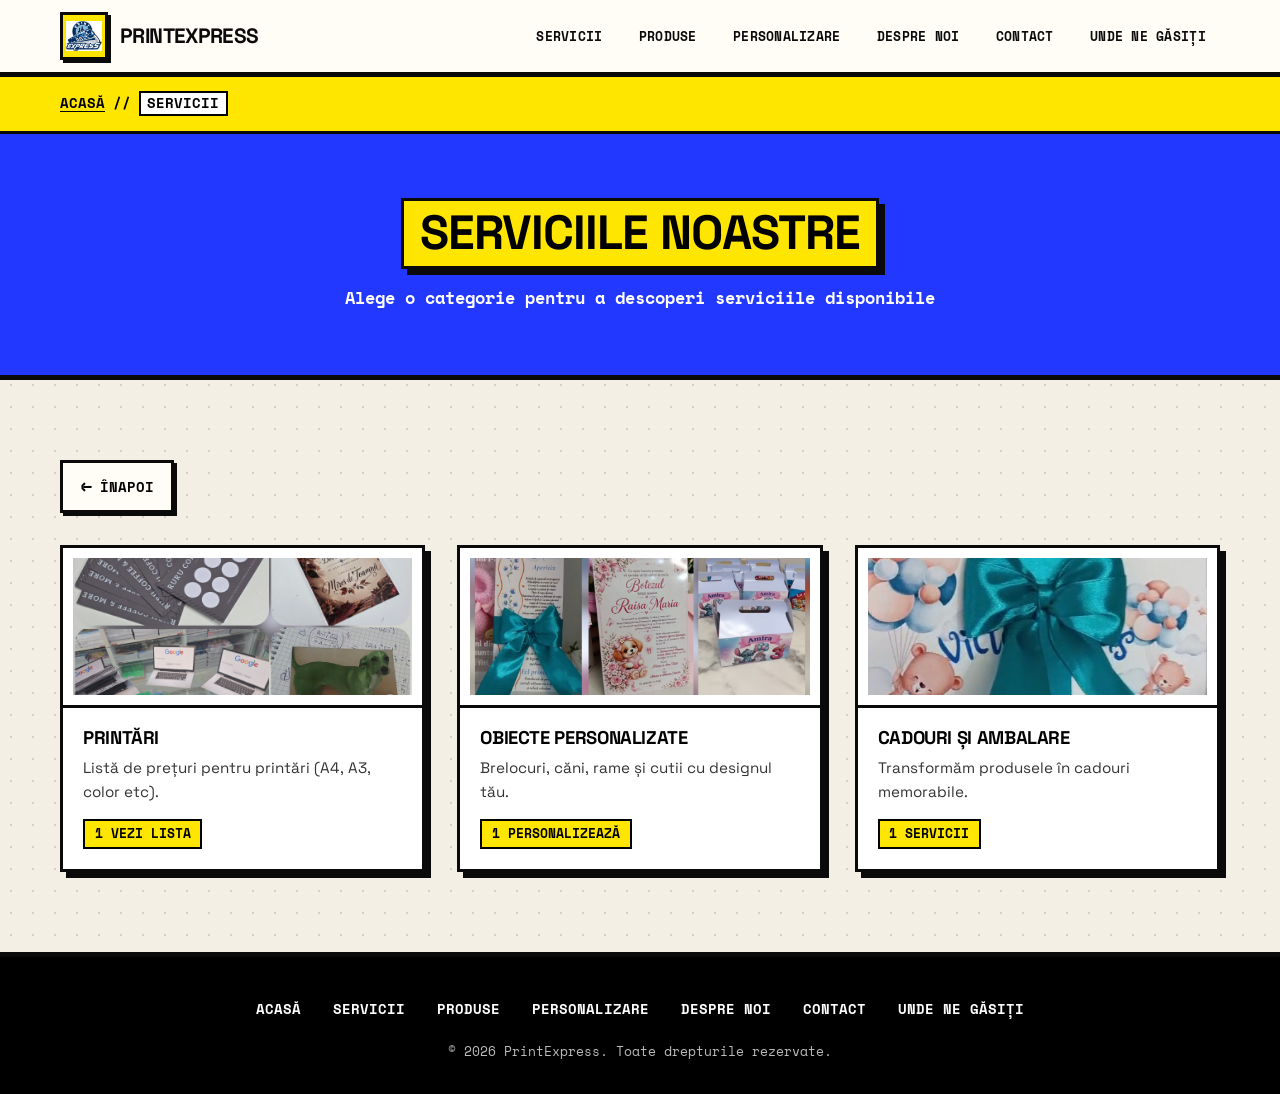
<file: servicii.html>
<!DOCTYPE html>
<html lang="ro">
<head>
    <meta charset="UTF-8">
    <meta name="viewport" content="width=device-width, initial-scale=1.0">
    <title>Servicii - PrintExpress</title>
    <link rel="stylesheet" href="css/style.css">
    <link href="https://fonts.googleapis.com/css2?family=Poppins:wght@300;400;500;600;700&display=swap" rel="stylesheet">
</head>
<body>

    <header class="header">
        <div class="container header-content">
            <a href="index.html" class="logo">
                <img src="images/logo.png" alt="Logo PrintExpress" class="logo-img" onerror="this.style.display='none'">
                <span class="logo-text">PrintExpress</span>
            </a>
            <nav class="nav">
                <ul class="nav-list">
                    <li><a href="servicii.html">Servicii</a></li>
                    <li><a href="produse.html">Produse</a></li>
                    <li><a href="personalizare.html">Personalizare</a></li>
                    <li><a href="index.html#despre">Despre Noi</a></li>
                    <li><a href="index.html#contact">Contact</a></li>
                    <li><a href="index.html#unde-ne-gasiti">Unde ne găsiți</a></li>
                </ul>
            </nav>
            <button class="menu-toggle" aria-label="Meniu"><span></span><span></span><span></span></button>
        </div>
    </header>

    <div class="breadcrumb-bar">
        <div class="container">
            <ul class="breadcrumb" id="breadcrumb"></ul>
        </div>
    </div>

    <section class="page-hero animated-gradient">
        <div class="container fade-in-up">
            <h1>Serviciile noastre</h1>
            <p>Alege o categorie pentru a descoperi serviciile disponibile</p>
        </div>
    </section>

    <section class="section">
        <div class="container">
            <div class="back-actions">
                <a href="index.html" class="back-btn">
                    <span class="arrow">&larr;</span> Înapoi
                </a>
            </div>
            <div class="grid-3" id="serviceCategories"></div>
        </div>
    </section>

    <footer class="footer">
        <div class="container footer-content">
            <ul class="footer-nav">
                <li><a href="index.html">Acasă</a></li>
                <li><a href="servicii.html">Servicii</a></li>
                <li><a href="produse.html">Produse</a></li>
                <li><a href="personalizare.html">Personalizare</a></li>
                <li><a href="index.html#despre">Despre Noi</a></li>
                <li><a href="index.html#contact">Contact</a></li>
                <li><a href="index.html#unde-ne-gasiti">Unde ne găsiți</a></li>
            </ul>
            <p>&copy; <span id="currentYear"></span> PrintExpress. Toate drepturile rezervate.</p>
        </div>
    </footer>

    <script src="js/data.js"></script>
    <script src="js/script.js"></script>
</body>
</html>
</file>
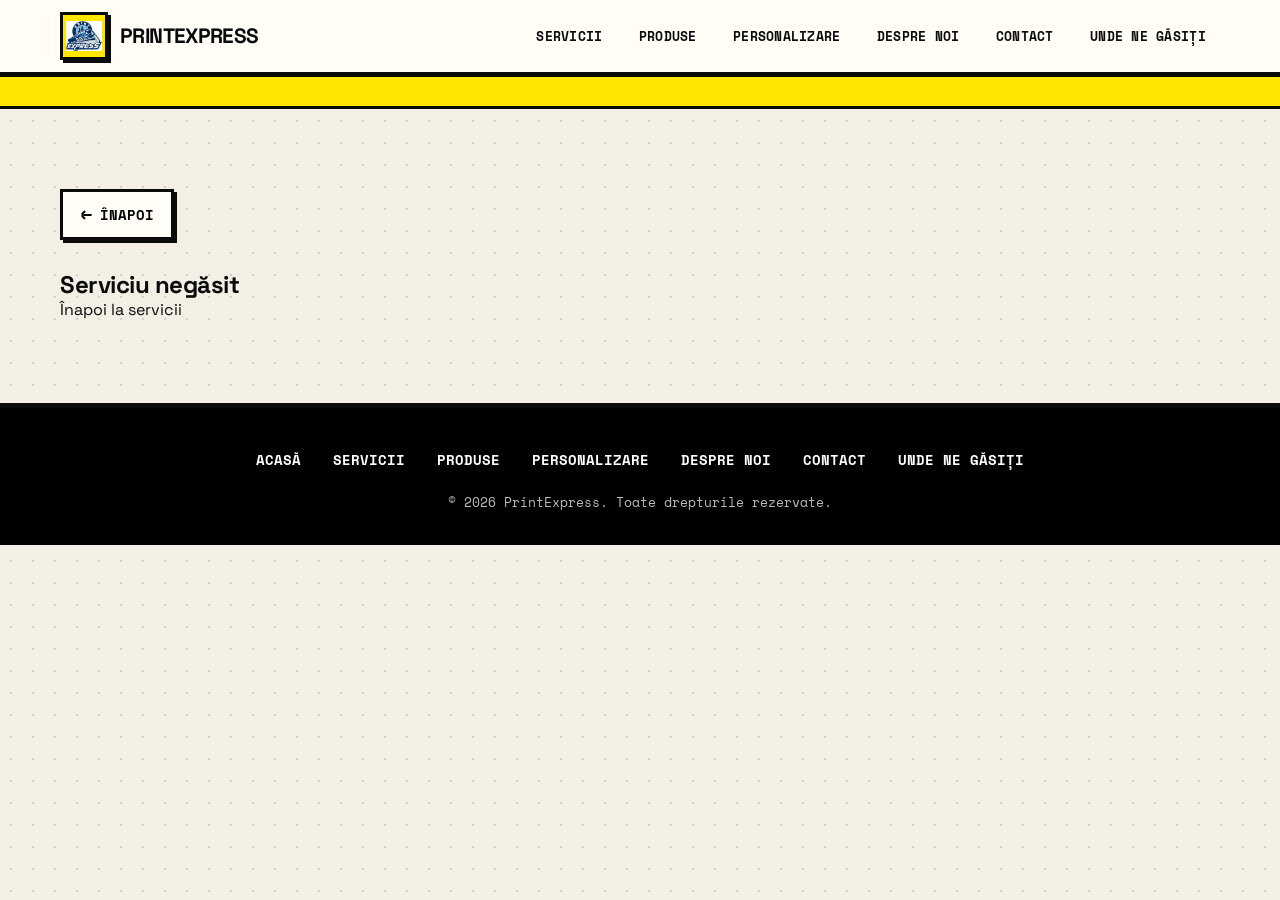
<file: serviciu-detalii.html>
<!DOCTYPE html>
<html lang="ro">
<head>
    <meta charset="UTF-8">
    <meta name="viewport" content="width=device-width, initial-scale=1.0">
    <title>Detalii serviciu - PrintExpress</title>
    <link rel="stylesheet" href="css/style.css">
    <link href="https://fonts.googleapis.com/css2?family=Poppins:wght@300;400;500;600;700&display=swap" rel="stylesheet">
</head>
<body>

    <header class="header">
        <div class="container header-content">
            <a href="index.html" class="logo">
                <img src="images/logo.png" alt="Logo PrintExpress" class="logo-img" onerror="this.style.display='none'">
                <span class="logo-text">PrintExpress</span>
            </a>
            <nav class="nav">
                <ul class="nav-list">
                    <li><a href="servicii.html">Servicii</a></li>
                    <li><a href="produse.html">Produse</a></li>
                    <li><a href="personalizare.html">Personalizare</a></li>
                    <li><a href="index.html#despre">Despre Noi</a></li>
                    <li><a href="index.html#contact">Contact</a></li>
                    <li><a href="index.html#unde-ne-gasiti">Unde ne găsiți</a></li>
                </ul>
            </nav>
            <button class="menu-toggle" aria-label="Meniu"><span></span><span></span><span></span></button>
        </div>
    </header>

    <div class="breadcrumb-bar">
        <div class="container">
            <ul class="breadcrumb" id="breadcrumb"></ul>
        </div>
    </div>

    <section class="section">
        <div class="container">
            <div class="back-actions">
                <button type="button" id="backButton" class="back-btn">
                    <span class="arrow">&larr;</span> Înapoi
                </button>
            </div>
            <div id="serviceDetails"></div>
        </div>
    </section>

    <footer class="footer">
        <div class="container footer-content">
            <ul class="footer-nav">
                <li><a href="index.html">Acasă</a></li>
                <li><a href="servicii.html">Servicii</a></li>
                <li><a href="produse.html">Produse</a></li>
                <li><a href="personalizare.html">Personalizare</a></li>
                <li><a href="index.html#despre">Despre Noi</a></li>
                <li><a href="index.html#contact">Contact</a></li>
                <li><a href="index.html#unde-ne-gasiti">Unde ne găsiți</a></li>
            </ul>
            <p>&copy; <span id="currentYear"></span> PrintExpress. Toate drepturile rezervate.</p>
        </div>
    </footer>

    <script src="js/data.js"></script>
    <script src="js/script.js"></script>
</body>
</html>
</file>
<file: css/style.css>
@import url('https://fonts.googleapis.com/css2?family=Space+Grotesk:wght@400;500;600;700&family=Space+Mono:wght@400;700&display=swap');

/* =====================================================
   PRINTEXPRESS BACĂU — BRUTALIST THEME
   Hard borders, flat colour, offset shadows, raw type.
   All class names / IDs preserved from the original.
   ===================================================== */

:root {
    --color-primary: #0a0a0a;
    --color-secondary: #2338ff;
    --color-accent: #ffe600;
    --color-dark: #0a0a0a;
    --color-light: #f3efe4;
    --color-paper: #fffdf6;
    --color-pink: #ff5ca8;
    --color-green: #19d36b;

    --border: 3px solid #0a0a0a;
    --border-thick: 5px solid #0a0a0a;
    --shadow: 6px 6px 0 #0a0a0a;
    --shadow-lg: 10px 10px 0 #0a0a0a;
    --shadow-sm: 3px 3px 0 #0a0a0a;

    --font-main: 'Space Grotesk', 'Helvetica Neue', Arial, sans-serif;
    --font-mono: 'Space Mono', 'Courier New', monospace;

    /* Flat colour blocks (class names kept for JS-generated cards) */
    --gradient-1: #2338ff;
    --gradient-2: #ff5ca8;
    --gradient-3: #19d36b;
    --gradient-4: #ffe600;
    --gradient-5: #ff7a1a;
    --gradient-6: #8a5cff;
    --gradient-7: #00c2ff;
    --gradient-8: #ff3b3b;
    --gradient-9: #0a0a0a;
}

* { margin: 0; padding: 0; box-sizing: border-box; }
html { scroll-behavior: smooth; }
body {
    font-family: var(--font-main);
    color: var(--color-dark);
    background: var(--color-light);
    background-image: radial-gradient(#0a0a0a22 1px, transparent 1px);
    background-size: 22px 22px;
    line-height: 1.55;
    overflow-x: hidden;
    -webkit-font-smoothing: antialiased;
}
::selection { background: var(--color-accent); color: #000; }

h1, h2, h3, h4 { font-family: var(--font-main); font-weight: 700; line-height: 1.1; letter-spacing: -0.02em; }

a { color: var(--color-dark); text-decoration: none; transition: background 0.15s ease, color 0.15s ease; }
a:hover { color: var(--color-secondary); }
img { max-width: 100%; display: block; }
.container { width: 100%; max-width: 1200px; margin: 0 auto; padding: 0 20px; }

:focus-visible { outline: 4px solid var(--color-secondary); outline-offset: 3px; }

/* =====================================================
   ANIMAȚII (keyframes kept; motion is snappy/stepped)
   ===================================================== */
@keyframes fadeInUp {
    from { opacity: 0; transform: translateY(24px); }
    to { opacity: 1; transform: translateY(0); }
}
@keyframes fadeInLeft {
    from { opacity: 0; transform: translateX(-24px); }
    to { opacity: 1; transform: translateX(0); }
}
@keyframes fadeInRight {
    from { opacity: 0; transform: translateX(24px); }
    to { opacity: 1; transform: translateX(0); }
}
@keyframes fadeInScale {
    from { opacity: 0; transform: scale(0.92); }
    to { opacity: 1; transform: scale(1); }
}
@keyframes float {
    0%, 100% { transform: translateY(0); }
    50% { transform: translateY(-6px); }
}
@keyframes gradientMove {
    0% { background-position: 0% 50%; }
    50% { background-position: 100% 50%; }
    100% { background-position: 0% 50%; }
}
@keyframes pulse {
    0%, 100% { transform: scale(1); }
    50% { transform: scale(1.05); }
}
@keyframes priceBump {
    0% { transform: scale(1); }
    40% { transform: scale(1.15); background: var(--color-accent); color: #000; }
    100% { transform: scale(1); }
}
@keyframes fadeIn {
    from { opacity: 0; }
    to { opacity: 1; }
}

.fade-in-up { animation: fadeInUp 0.6s ease-out both; }
.fade-in-left { animation: fadeInLeft 0.6s ease-out both; }
.fade-in-right { animation: fadeInRight 0.6s ease-out both; }

/* =====================================================
   HEADER
   ===================================================== */
.header {
    background-color: var(--color-paper);
    color: var(--color-dark);
    position: sticky;
    top: 0;
    z-index: 1000;
    border-bottom: var(--border-thick);
}
.header.scrolled { box-shadow: 0 6px 0 #0a0a0a; }

.header-content {
    display: flex;
    justify-content: space-between;
    align-items: center;
    padding: 0.75rem 20px;
    gap: 1rem;
}

.logo {
    display: flex;
    align-items: center;
    gap: 0.75rem;
    color: var(--color-dark);
}
.logo:hover { color: var(--color-dark); }

.logo-img {
    width: 48px;
    height: 48px;
    object-fit: contain;
    background: var(--color-accent);
    border: var(--border);
    padding: 3px;
    box-shadow: var(--shadow-sm);
    transition: transform 0.15s ease, box-shadow 0.15s ease;
}
.logo:hover .logo-img { transform: translate(-2px, -2px); box-shadow: 5px 5px 0 #0a0a0a; }

.logo-text {
    font-size: 1.3rem;
    font-weight: 700;
    letter-spacing: -0.03em;
    text-transform: uppercase;
    color: var(--color-dark);
}

.nav-list { display: flex; list-style: none; gap: 0.5rem; flex-wrap: wrap; justify-content: flex-end; }
.nav-list a {
    display: block;
    color: var(--color-dark);
    font-family: var(--font-mono);
    font-weight: 700;
    font-size: 0.82rem;
    text-transform: uppercase;
    letter-spacing: 0.02em;
    position: relative;
    padding: 0.5rem 0.7rem;
    border: 3px solid transparent;
}
.nav-list a::after { display: none; }
.nav-list a:hover {
    background: var(--color-accent);
    color: #000;
    border-color: #0a0a0a;
    box-shadow: var(--shadow-sm);
    transform: translate(-1px, -1px);
}

.menu-toggle {
    display: none;
    flex-direction: column;
    justify-content: space-between;
    width: 46px; height: 42px;
    background: var(--color-accent);
    border: var(--border);
    box-shadow: var(--shadow-sm);
    cursor: pointer;
    padding: 9px 8px;
    z-index: 1001;
}
.menu-toggle span {
    display: block;
    width: 100%; height: 4px;
    background: #000;
    transition: transform 0.2s ease, opacity 0.2s ease;
}
.menu-toggle.active span:nth-child(1) { transform: translateY(10px) rotate(45deg); }
.menu-toggle.active span:nth-child(2) { opacity: 0; }
.menu-toggle.active span:nth-child(3) { transform: translateY(-10px) rotate(-45deg); }

/* =====================================================
   BREADCRUMB & BUTON ÎNAPOI
   ===================================================== */
.breadcrumb-bar {
    background: var(--color-accent);
    border-bottom: var(--border);
    padding: 0.9rem 0;
}
.breadcrumb {
    display: flex;
    flex-wrap: wrap;
    align-items: center;
    gap: 0.5rem;
    font-family: var(--font-mono);
    font-size: 0.85rem;
    text-transform: uppercase;
    list-style: none;
    margin: 0;
    padding: 0;
}
.breadcrumb li { display: flex; align-items: center; gap: 0.5rem; }
.breadcrumb li::after { content: '//'; color: #000; font-weight: 700; }
.breadcrumb li:last-child::after { content: ''; }
.breadcrumb a { color: #000; font-weight: 700; text-decoration: underline; text-underline-offset: 3px; }
.breadcrumb a:hover { background: #000; color: var(--color-accent); }
.breadcrumb .current { color: #000; font-weight: 700; background: #fff; border: 2px solid #000; padding: 0 0.4rem; }

.back-actions {
    display: flex;
    flex-wrap: wrap;
    gap: 0.75rem;
    margin-bottom: 2rem;
}
.back-btn {
    display: inline-flex;
    align-items: center;
    gap: 0.5rem;
    padding: 0.6rem 1.1rem;
    font-family: var(--font-mono);
    font-weight: 700;
    font-size: 0.9rem;
    text-transform: uppercase;
    border: var(--border);
    background: var(--color-paper);
    color: #000;
    cursor: pointer;
    text-decoration: none;
    box-shadow: var(--shadow-sm);
    transition: transform 0.12s ease, box-shadow 0.12s ease, background 0.12s ease;
}
.back-btn:hover {
    background: var(--color-accent);
    color: #000;
    transform: translate(-2px, -2px);
    box-shadow: 5px 5px 0 #000;
}
.back-btn:active { transform: translate(3px, 3px); box-shadow: 0 0 0 #000; }
.back-btn .arrow { font-size: 1.1rem; }

/* =====================================================
   HERO & PAGE HERO
   ===================================================== */
.hero-video {
    position: relative;
    overflow: hidden;
    padding: 8rem 0;
    background: #000;
    border-bottom: var(--border-thick);
}
.hero-video-bg {
    position: absolute;
    top: 50%;
    left: 50%;
    min-width: 100%;
    min-height: 100%;
    width: auto;
    height: auto;
    transform: translate(-50%, -50%);
    z-index: 0;
    object-fit: cover;
    filter: grayscale(1) contrast(1.15);
}
.hero-overlay {
    position: absolute;
    inset: 0;
    background: rgba(10, 10, 10, 0.55);
    z-index: 1;
}
.hero-video .hero-content { position: relative; z-index: 2; }

.hero, .page-hero {
    color: #fff;
    text-align: center;
}
.hero {
    background: var(--color-secondary);
    padding: 6rem 0;
    border-bottom: var(--border-thick);
}
.hero-content h1 {
    display: inline-block;
    font-size: clamp(2rem, 6vw, 4.2rem);
    margin-bottom: 1.5rem;
    font-weight: 700;
    text-transform: uppercase;
    background: var(--color-accent);
    color: #000;
    border: var(--border-thick);
    box-shadow: var(--shadow-lg);
    padding: 0.6rem 1.4rem;
    transform: rotate(-1.5deg);
}
.hero-content p {
    display: inline-block;
    font-family: var(--font-mono);
    font-size: 1.1rem;
    font-weight: 700;
    margin-bottom: 0;
    background: #fff;
    color: #000;
    border: var(--border);
    box-shadow: var(--shadow);
    padding: 0.6rem 1.2rem;
    transform: rotate(0.8deg);
}

.page-hero {
    background: var(--color-secondary);
    padding: 4rem 0;
    border-bottom: var(--border-thick);
}
.animated-gradient { background-size: 200% 200%; }
.page-hero h1 {
    display: inline-block;
    font-size: clamp(1.8rem, 4.5vw, 3rem);
    margin-bottom: 1rem;
    text-transform: uppercase;
    background: var(--color-accent);
    color: #000;
    border: var(--border);
    box-shadow: var(--shadow);
    padding: 0.4rem 1rem;
}
.page-hero p {
    font-family: var(--font-mono);
    font-size: 1.05rem;
    font-weight: 700;
    color: #fff;
}

.page-hero.with-image {
    background-size: cover;
    background-position: center;
    background-repeat: no-repeat;
    position: relative;
}
.page-hero.with-image::before {
    content: '';
    position: absolute;
    inset: 0;
    background: rgba(10, 10, 10, 0.6);
    z-index: 1;
}
.page-hero.with-image .container { position: relative; z-index: 2; }

/* =====================================================
   BARA DE CĂUTARE PRINCIPALĂ
   ===================================================== */
.search-hero-section {
    padding: 3rem 0;
    background-color: var(--color-accent);
    border-bottom: var(--border-thick);
    text-align: center;
}

.search-wrapper {
    max-width: 800px;
    margin: 0 auto;
    position: relative;
}

#homeSearchInput {
    width: 100%;
    border: var(--border-thick);
    background: #fff;
    font-family: var(--font-mono);
    font-size: 1.5rem;
    font-weight: 700;
    text-align: center;
    color: #000;
    outline: none;
    padding: 1rem 1.25rem;
    box-shadow: var(--shadow-lg);
    border-radius: 0;
    transition: transform 0.12s ease, box-shadow 0.12s ease;
}
#homeSearchInput::placeholder { color: #8a8a8a; font-weight: 700; }
#homeSearchInput:focus {
    transform: translate(-3px, -3px);
    box-shadow: 13px 13px 0 #000;
    background: var(--color-paper);
}

#homeSearchResults {
    margin-top: 3rem;
    display: flex;
    flex-direction: column;
    gap: 1.5rem;
    text-align: left;
}

.search-section-title {
    color: #000;
    font-size: 1.5rem;
    text-transform: uppercase;
    margin-bottom: 0.5rem;
    padding: 0.4rem 0.8rem;
    background: #fff;
    border: var(--border);
    box-shadow: var(--shadow-sm);
    display: inline-block;
    align-self: flex-start;
    text-align: left;
}

#homeSearchResults .map-wrapper { height: 350px; }

#homeSearchResults .contact-info {
    max-width: 600px;
    margin: 0 auto;
    padding: 2rem;
    background: #fff;
    border: var(--border);
    box-shadow: var(--shadow);
}

.no-results {
    grid-column: 1 / -1;
    text-align: center;
    padding: 3rem 2rem;
    background: #fff;
    border: var(--border);
    box-shadow: var(--shadow);
    animation: fadeInUp 0.4s ease-out both;
}
.no-results h3 {
    color: #000;
    margin-bottom: 0.5rem;
    font-size: 1.6rem;
    text-transform: uppercase;
}
.no-results p {
    color: #333;
    font-family: var(--font-mono);
    font-size: 1rem;
}

/* =====================================================
   SECȚIUNI & GRID
   ===================================================== */
.section { padding: 5rem 0; }
.section-alt {
    background: var(--color-accent);
    border-top: var(--border-thick);
    border-bottom: var(--border-thick);
}
.section-title {
    font-size: clamp(1.8rem, 4vw, 2.8rem);
    text-align: center;
    margin: 0 auto 3.5rem;
    color: #000;
    text-transform: uppercase;
    position: relative;
    padding: 0.5rem 1.5rem;
    width: fit-content;
    max-width: 100%;
    background: #fff;
    border: var(--border-thick);
    box-shadow: var(--shadow);
}
.section-title::after { display: none; }
.section-cta { text-align: center; margin-top: 3rem; }

.grid-3 { display: grid; grid-template-columns: repeat(3, 1fr); gap: 2rem; }
.grid-4 { display: grid; grid-template-columns: repeat(4, 1fr); gap: 2rem; }

.search-subtitle {
    font-family: var(--font-mono);
    font-size: 1rem;
    text-transform: uppercase;
    margin-bottom: 1.5rem;
    display: inline-block;
    background: #000;
    color: #fff;
    padding: 0.35rem 0.8rem;
}

/* =====================================================
   CARDURI
   ===================================================== */
.category-card {
    background: #fff;
    border: var(--border);
    box-shadow: var(--shadow);
    overflow: hidden;
    transition: transform 0.15s ease, box-shadow 0.15s ease;
    animation: fadeInUp 0.5s ease-out both;
}
.category-card:hover {
    transform: translate(-4px, -4px);
    box-shadow: var(--shadow-lg);
}
.category-card:active { transform: translate(3px, 3px); box-shadow: 0 0 0 #000; }
.category-card-link { display: block; color: inherit; text-decoration: none; }
.category-card-link:hover { color: inherit; }

.category-card-image {
    height: 160px;
    display: flex;
    align-items: center;
    justify-content: center;
    color: #000;
    font-size: 2.5rem;
    font-weight: 700;
    position: relative;
    overflow: hidden;
    border-bottom: var(--border);
}
.category-card-image .icon {
    position: relative;
    z-index: 2;
    animation: float 4s ease-in-out infinite;
}
.category-card-image img {
    width: 100%;
    height: 100%;
    object-fit: contain;
    background-color: #fff;
    padding: 10px;
}

.category-card-body { padding: 1.25rem; }
.category-card-body h3 {
    color: #000;
    margin-bottom: 0.5rem;
    font-size: 1.15rem;
    text-transform: uppercase;
}
.category-card:hover .category-card-body h3 { color: var(--color-secondary); }
.category-card-body p {
    color: #333;
    font-size: 0.95rem;
    margin-bottom: 1rem;
}
.category-card-count {
    display: inline-block;
    background: var(--color-accent);
    color: #000;
    font-family: var(--font-mono);
    font-size: 0.8rem;
    font-weight: 700;
    padding: 0.2rem 0.6rem;
    border: 2px solid #000;
    text-transform: uppercase;
    transition: background 0.15s ease, color 0.15s ease;
}
.category-card:hover .category-card-count {
    background: #000;
    color: var(--color-accent);
}

.card {
    background: #fff;
    padding: 2rem;
    border: var(--border);
    box-shadow: var(--shadow);
    transition: transform 0.15s ease, box-shadow 0.15s ease;
    animation: fadeInUp 0.5s ease-out both;
    position: relative;
}
.card::before {
    content: '';
    position: absolute;
    top: 0; left: 0; right: 0;
    height: 12px;
    background: var(--color-secondary);
    border-bottom: var(--border);
}
.card > * { position: relative; }
.card:hover {
    transform: translate(-4px, -4px);
    box-shadow: var(--shadow-lg);
}
.card:active { transform: translate(3px, 3px); box-shadow: 0 0 0 #000; }
.card h3 {
    color: #000;
    margin: 0.75rem 0 0.75rem;
    font-size: 1.25rem;
    text-transform: uppercase;
}
.card:hover h3 { color: var(--color-secondary); }
.card p { color: #222; }

.card-link {
    display: flex;
    flex-direction: column;
    height: 100%;
    color: inherit;
    text-decoration: none;
}
.card-link:hover { color: inherit; }

.card-arrow {
    margin-top: auto;
    padding-top: 1rem;
    color: #000;
    font-family: var(--font-mono);
    font-weight: 700;
    font-size: 0.9rem;
    text-transform: uppercase;
    transition: transform 0.15s ease;
    display: inline-block;
}
.card:hover .card-arrow { transform: translateX(8px); color: var(--color-secondary); }

.product-card {
    padding: 0;
    overflow: hidden;
}
.product-card::before { display: none; }
.product-image {
    width: 100%;
    height: 180px;
    position: relative;
    overflow: hidden;
    display: flex;
    align-items: center;
    justify-content: center;
    color: #000;
    font-weight: 700;
    font-size: 1rem;
    background-color: #fff;
    border-bottom: var(--border);
}
.product-image img {
    width: 100%;
    height: 100%;
    object-fit: contain;
    padding: 10px;
}

.product-body { padding: 1.25rem; }
.product-price {
    display: inline-block;
    margin-top: 0.6rem;
    color: #000;
    background: var(--color-accent);
    border: 2px solid #000;
    padding: 0.1rem 0.6rem;
    font-family: var(--font-mono);
    font-weight: 700;
    font-size: 1.05rem;
}

.gradient-1 { background: var(--gradient-1); color: #fff; }
.gradient-2 { background: var(--gradient-2); }
.gradient-3 { background: var(--gradient-3); }
.gradient-4 { background: var(--gradient-4); }
.gradient-5 { background: var(--gradient-5); }
.gradient-6 { background: var(--gradient-6); color: #fff; }
.gradient-7 { background: var(--gradient-7); }
.gradient-8 { background: var(--gradient-8); color: #fff; }
.gradient-9 { background: var(--gradient-9); color: #fff; }

/* =====================================================
   DETALII (PAGINI PRODUS/SERVICIU)
   ===================================================== */
.details-wrapper {
    display: grid;
    grid-template-columns: 1fr 1.2fr;
    gap: 3rem;
    align-items: start;
}
.details-image-main {
    width: 100%;
    height: 350px;
    display: flex;
    align-items: center;
    justify-content: center;
    color: #000;
    font-size: 1.3rem;
    font-weight: 700;
    position: relative;
    overflow: hidden;
    border: var(--border-thick);
    box-shadow: var(--shadow-lg);
    margin-bottom: 1.5rem;
    text-align: center;
    padding: 1rem;
    background-color: #fff;
}
.details-image-main img {
    width: 100%;
    height: 100%;
    object-fit: contain;
}

.details-gallery {
    display: grid;
    grid-template-columns: repeat(3, 1fr);
    gap: 0.75rem;
}
.gallery-thumb {
    height: 100px;
    cursor: pointer;
    transition: transform 0.12s ease, box-shadow 0.12s ease;
    background-color: #fff;
    border: var(--border);
    box-shadow: var(--shadow-sm);
    overflow: hidden;
    display: flex;
    align-items: center;
    justify-content: center;
}
.gallery-thumb img {
    width: 100%;
    height: 100%;
    object-fit: contain;
}
.gallery-thumb:hover {
    transform: translate(-2px, -2px);
    box-shadow: 5px 5px 0 #000;
}
.details-content h1 {
    font-size: clamp(1.8rem, 4vw, 2.6rem);
    color: #000;
    text-transform: uppercase;
    margin-bottom: 1rem;
}
.details-meta {
    display: flex;
    gap: 0.6rem;
    margin-bottom: 1.5rem;
    flex-wrap: wrap;
}
.details-meta span {
    background: #fff;
    color: #000;
    padding: 0.3rem 0.8rem;
    border: 2px solid #000;
    font-family: var(--font-mono);
    font-size: 0.82rem;
    font-weight: 700;
    text-transform: uppercase;
    transition: background 0.12s ease;
}
.details-meta span:hover { background: var(--color-accent); }
.long-desc {
    font-size: 1.05rem;
    color: #1a1a1a;
    margin-bottom: 1.5rem;
}
.details-price {
    font-family: var(--font-mono);
    font-size: 1.8rem;
    font-weight: 700;
    color: #000;
    margin-bottom: 1.5rem;
    display: inline-block;
    padding: 0.4rem 1.1rem;
    background: var(--color-accent);
    border: var(--border);
    box-shadow: var(--shadow);
}
.features-title {
    font-size: 1.2rem;
    text-transform: uppercase;
    color: #000;
    margin-bottom: 1rem;
}
.features-list { list-style: none; margin-bottom: 2rem; border: var(--border); background: #fff; box-shadow: var(--shadow-sm); }
.features-list li {
    padding: 0.7rem 1rem 0.7rem 2.4rem;
    position: relative;
    color: #1a1a1a;
    border-bottom: 2px solid #000;
    transition: background 0.12s ease;
}
.features-list li:last-child { border-bottom: none; }
.features-list li:hover { background: var(--color-accent); }
.features-list li::before {
    content: '';
    position: absolute;
    left: 0.9rem; top: 50%;
    transform: translateY(-50%);
    width: 12px; height: 12px;
    background: var(--color-secondary);
    border: 2px solid #000;
}
.details-actions {
    display: flex;
    gap: 1rem;
    flex-wrap: wrap;
    margin-top: 2rem;
}

/* =====================================================
   DESPRE NOI & CONTACT
   ===================================================== */
.about-content {
    display: grid;
    grid-template-columns: 2fr 1fr;
    gap: 3rem;
    align-items: start;
}
.about-text {
    background: #fff;
    border: var(--border);
    box-shadow: var(--shadow);
    padding: 2rem;
}
.about-text p {
    margin-bottom: 1rem;
    color: #1a1a1a;
    font-size: 1.05rem;
}
.about-text p:last-child { margin-bottom: 0; }
.about-stats {
    display: flex;
    flex-direction: column;
    gap: 1.5rem;
}
.stat {
    background: #000;
    color: #fff;
    padding: 1.25rem;
    text-align: center;
    border: var(--border);
    box-shadow: 6px 6px 0 var(--color-secondary);
    transition: transform 0.15s ease, box-shadow 0.15s ease;
}
.stat:hover {
    transform: translate(-3px, -3px);
    box-shadow: 9px 9px 0 var(--color-secondary);
}
.stat-number {
    display: block;
    font-family: var(--font-mono);
    font-size: 2.4rem;
    font-weight: 700;
    color: var(--color-accent);
    line-height: 1.1;
}
.stat-label {
    display: block;
    font-family: var(--font-mono);
    font-size: 0.8rem;
    text-transform: uppercase;
    margin-top: 0.35rem;
}

.contact-grid {
    display: grid;
    grid-template-columns: 1fr 1fr;
    gap: 3rem;
}
.contact-info {
    background: #fff;
    border: var(--border);
    box-shadow: var(--shadow);
    padding: 2rem;
}
.contact-info h3, .contact-form-wrapper h3 {
    color: #000;
    text-transform: uppercase;
    margin-bottom: 1.25rem;
    font-size: 1.4rem;
}
.contact-info p { margin-bottom: 0.75rem; color: #1a1a1a; }
.contact-info a { font-weight: 700; text-decoration: underline; text-underline-offset: 3px; }
.contact-info a:hover { background: #000; color: var(--color-accent); }
.social-title { margin-top: 2rem; }
.social-links {
    display: flex;
    flex-wrap: wrap;
    gap: 0.9rem;
    margin-top: 1rem;
}
.contact-info .social-btn, .contact-info .social-btn:hover { text-decoration: none; }
.social-btn {
    display: inline-block;
    padding: 0.65rem 1.2rem;
    color: #000;
    font-family: var(--font-mono);
    font-weight: 700;
    font-size: 0.9rem;
    text-transform: uppercase;
    border: var(--border);
    box-shadow: var(--shadow-sm);
    transition: transform 0.12s ease, box-shadow 0.12s ease;
    text-align: center;
}
.social-btn:hover {
    transform: translate(-2px, -2px);
    color: #000;
    box-shadow: 5px 5px 0 #000;
    background-image: none;
}
.social-btn:active { transform: translate(3px, 3px); box-shadow: 0 0 0 #000; }
.whatsapp { background: #25d366; }
.facebook { background: #4d8dff; }
.instagram { background: #ff5ca8; }
.tiktok {
    background-color: #000000 !important;
    color: #ffffff !important;
}
.tiktok:hover {
    background-color: #000000 !important;
    color: var(--color-accent) !important;
    transform: translate(-2px, -2px) !important;
    box-shadow: 5px 5px 0 var(--color-secondary) !important;
}

.contact-form { display: flex; flex-direction: column; gap: 1rem; }
.form-group { display: flex; flex-direction: column; }
.form-group label {
    margin-bottom: 0.4rem;
    font-family: var(--font-mono);
    font-weight: 700;
    font-size: 0.85rem;
    text-transform: uppercase;
    color: #000;
}
.form-group input, .form-group textarea {
    padding: 0.75rem 1rem;
    border: var(--border);
    border-radius: 0;
    font-family: var(--font-main);
    font-size: 1rem;
    background: #fff;
    box-shadow: var(--shadow-sm);
    transition: transform 0.12s ease, box-shadow 0.12s ease, background 0.12s ease;
}
.form-group input:focus, .form-group textarea:focus {
    outline: none;
    background: var(--color-paper);
    transform: translate(-2px, -2px);
    box-shadow: 5px 5px 0 var(--color-secondary);
}
.form-group textarea { resize: vertical; min-height: 120px; }
.form-status { margin-top: 0.5rem; font-family: var(--font-mono); font-size: 0.9rem; color: #000; font-weight: 700; }

/* =====================================================
   BUTOANE
   ===================================================== */
.btn {
    display: inline-block;
    padding: 0.85rem 1.8rem;
    font-family: var(--font-mono);
    font-weight: 700;
    font-size: 0.95rem;
    text-transform: uppercase;
    letter-spacing: 0.02em;
    cursor: pointer;
    border: var(--border);
    border-radius: 0;
    box-shadow: var(--shadow);
    transition: transform 0.12s ease, box-shadow 0.12s ease, background 0.12s ease, color 0.12s ease;
    text-align: center;
    text-decoration: none;
}
.btn:active { transform: translate(5px, 5px); box-shadow: 0 0 0 #000; }
.btn-primary { background: var(--color-secondary); color: #fff; }
.btn-primary:hover {
    background: var(--color-accent);
    color: #000;
    transform: translate(-3px, -3px);
    box-shadow: var(--shadow-lg);
}
.btn-outline {
    background: #fff;
    color: #000;
}
.btn-outline:hover {
    background: #000;
    color: #fff;
    transform: translate(-3px, -3px);
    box-shadow: 9px 9px 0 var(--color-secondary);
}

/* =====================================================
   HARTĂ & ADRESĂ
   ===================================================== */
.map-wrapper {
    overflow: hidden;
    border: var(--border-thick);
    box-shadow: var(--shadow-lg);
    margin-bottom: 2.5rem;
    background: #fff;
}
.map-wrapper iframe { display: block; filter: grayscale(1) contrast(1.1); }
.address-info {
    text-align: center;
    background: var(--color-accent);
    padding: 2rem;
    border: var(--border);
    box-shadow: var(--shadow);
}
.address-info h3 { color: #000; text-transform: uppercase; margin-bottom: 0.5rem; }
.address-info p { color: #000; font-family: var(--font-mono); font-weight: 700; font-size: 1.1rem; }

/* =====================================================
   FOOTER
   ===================================================== */
.footer {
    background: #000;
    color: #fff;
    padding: 2.5rem 0 2rem;
    text-align: center;
    border-top: var(--border-thick);
}
.footer-content {
    display: flex;
    flex-direction: column;
    align-items: center;
    gap: 1.25rem;
}
.footer-nav {
    display: flex;
    flex-wrap: wrap;
    justify-content: center;
    gap: 0.6rem 1.2rem;
    list-style: none;
    margin: 0;
    padding: 0;
}
.footer-nav a {
    color: #fff;
    font-family: var(--font-mono);
    font-weight: 700;
    font-size: 0.85rem;
    text-transform: uppercase;
    padding: 0.2rem 0.4rem;
}
.footer-nav a:hover { background: var(--color-accent); color: #000; }
.footer p { font-family: var(--font-mono); font-size: 0.8rem; color: #bbb; }

/* =====================================================
   CONFIGURATOR PERSONALIZARE
   ===================================================== */
.hidden { display: none !important; }

.configurator-step { animation: fadeInUp 0.5s ease-out both; }

.config-step-title {
    color: #000;
    font-size: 1.6rem;
    text-transform: uppercase;
    margin-bottom: 1.5rem;
    display: inline-block;
    padding: 0.3rem 0.8rem;
    background: var(--color-accent);
    border: var(--border);
    box-shadow: var(--shadow-sm);
}
.config-step-title::after { display: none; }

.config-layout {
    display: grid;
    grid-template-columns: 1fr 1fr;
    gap: 3rem;
    align-items: start;
}

.config-preview-panel {
    background: var(--color-accent);
    border: var(--border-thick);
    box-shadow: var(--shadow-lg);
    padding: 2rem;
    position: sticky;
    top: 110px;
}

.preview-stage {
    background: #fff;
    border: var(--border);
    padding: 2rem;
    display: flex;
    flex-direction: column;
    align-items: center;
    justify-content: center;
    min-height: 420px;
    position: relative;
    overflow: hidden;
    background-image: radial-gradient(#0a0a0a22 1px, transparent 1px);
    background-size: 16px 16px;
}

.preview-product {
    width: 100%;
    max-width: 320px;
    margin: 0 auto;
    display: flex;
    flex-direction: column;
    align-items: center;
    justify-content: center;
}

.product-canvas {
    position: relative;
    width: 100%;
    display: block;
    line-height: 0;
    z-index: 0;
}

.preview-base-image {
    position: relative;
    z-index: 1;
    width: 100%;
    height: auto;
    display: block;
    pointer-events: none;
    user-select: none;
    transition: transform 0.3s ease;
}
.preview-base-image.layer-front { z-index: 3; }

.print-area {
    position: absolute;
    z-index: 2;
    display: flex;
    align-items: center;
    justify-content: center;
    overflow: hidden;
    background: #e2e8f0;
    transition: all 0.35s cubic-bezier(0.175, 0.885, 0.32, 1.275);
}
.print-area.layer-behind { z-index: 1; background: transparent; }
.print-area::after {
    content: '';
    position: absolute;
    inset: 0;
    background: linear-gradient(135deg, rgba(255,255,255,0.18) 0%, transparent 40%);
    pointer-events: none;
    z-index: 5;
}

.preview-user-image {
    width: 100%;
    height: 100%;
    object-fit: cover;
    object-position: center;
    display: none;
    position: relative;
    z-index: 1;
    cursor: grab;
}
.preview-user-image:active { cursor: grabbing; }

.preview-hint {
    color: #000;
    font-family: var(--font-mono);
    font-weight: 700;
    font-size: 0.8rem;
    text-transform: uppercase;
    margin-top: 1.5rem;
    text-align: center;
    position: relative;
    z-index: 2;
    padding: 0.4rem 0.8rem;
    background: var(--color-accent);
    border: 2px solid #000;
}

.preview-info {
    margin-top: 1.5rem;
    display: grid;
    gap: 0.6rem;
}
.preview-info-item {
    display: flex;
    justify-content: space-between;
    padding: 0.5rem 1rem;
    background: #fff;
    border: 2px solid #000;
    font-family: var(--font-mono);
    font-size: 0.85rem;
    color: #000;
}
.preview-info-item strong { color: var(--color-secondary); }

.config-options-panel {
    background: #fff;
    border: var(--border-thick);
    box-shadow: var(--shadow-lg);
    padding: 2rem;
}

.config-section {
    margin-bottom: 2rem;
    padding-bottom: 2rem;
    border-bottom: 3px dashed #000;
}
.config-section:last-of-type { border-bottom: none; padding-bottom: 0; }

.config-section h3 {
    color: #000;
    font-size: 1.05rem;
    text-transform: uppercase;
    margin-bottom: 1rem;
    font-weight: 700;
}

.option-group { display: flex; flex-wrap: wrap; gap: 0.7rem; }

.option-btn {
    display: flex;
    flex-direction: column;
    align-items: center;
    padding: 0.6rem 1.1rem;
    border: var(--border);
    background: #fff;
    border-radius: 0;
    cursor: pointer;
    font-family: var(--font-mono);
    font-size: 0.85rem;
    font-weight: 700;
    color: #000;
    box-shadow: var(--shadow-sm);
    transition: transform 0.12s ease, box-shadow 0.12s ease, background 0.12s ease;
    text-align: center;
}
.option-btn:hover {
    background: var(--color-accent);
    transform: translate(-2px, -2px);
    box-shadow: 5px 5px 0 #000;
}
.option-btn.active {
    background: #000;
    color: #fff;
    box-shadow: 4px 4px 0 var(--color-secondary);
    transform: translate(-1px, -1px);
}
.option-btn small { font-size: 0.72rem; opacity: 0.75; margin-top: 0.15rem; }
.option-btn.active small { opacity: 1; color: var(--color-accent); }

.upload-zone {
    border: 4px dashed #000;
    padding: 2rem;
    text-align: center;
    cursor: pointer;
    transition: background 0.15s ease, transform 0.15s ease;
    background: var(--color-light);
}
.upload-zone:hover { background: var(--color-accent); }
.upload-zone.drag-over {
    background: var(--color-green);
    transform: scale(1.02);
}
.upload-inner { pointer-events: none; }
.upload-icon {
    font-size: 2.8rem;
    color: #000;
    font-weight: 700;
    line-height: 1;
    margin-bottom: 0.5rem;
}
.upload-inner p { color: #000; font-size: 0.9rem; margin: 0.25rem 0; }
.upload-inner strong { color: var(--color-secondary); }
.upload-hint {
    font-family: var(--font-mono);
    font-size: 0.78rem !important;
    color: #444 !important;
}
.upload-thumb {
    width: 80px;
    height: 80px;
    object-fit: cover;
    margin: 0 auto 0.5rem;
    border: var(--border);
    box-shadow: var(--shadow-sm);
}
.btn-text {
    background: #fff;
    border: 2px solid #000;
    color: #000;
    cursor: pointer;
    font-family: var(--font-mono);
    font-size: 0.8rem;
    font-weight: 700;
    text-transform: uppercase;
    margin-top: 0.75rem;
    padding: 0.25rem 0.7rem;
    transition: background 0.12s ease, color 0.12s ease;
}
.btn-text:hover { background: var(--gradient-8); color: #fff; }

.image-adjuster {
    margin-top: 1rem;
    padding: 1rem;
    background: var(--color-light);
    border: var(--border);
    animation: fadeIn 0.3s ease-out;
}
.adjuster-hint {
    font-family: var(--font-mono);
    font-size: 0.78rem;
    color: #000;
    margin-bottom: 0.75rem;
    text-align: center;
}
.zoom-control {
    display: flex;
    align-items: center;
    gap: 0.75rem;
    margin-bottom: 0.5rem;
}
.zoom-icon {
    font-family: var(--font-mono);
    font-weight: 700;
    color: #000;
    font-size: 1.2rem;
    width: 20px;
    text-align: center;
}
#zoomSlider {
    flex: 1;
    -webkit-appearance: none;
    appearance: none;
    height: 10px;
    background: #fff;
    border: 2px solid #000;
    outline: none;
}
#zoomSlider::-webkit-slider-thumb {
    -webkit-appearance: none;
    appearance: none;
    width: 22px;
    height: 22px;
    background: var(--color-secondary);
    border: 3px solid #000;
    cursor: pointer;
    border-radius: 0;
}
#zoomSlider::-moz-range-thumb {
    width: 18px;
    height: 18px;
    background: var(--color-secondary);
    border: 3px solid #000;
    border-radius: 0;
    cursor: pointer;
}

.price-panel {
    background: var(--color-accent);
    padding: 1.25rem 1.5rem;
    margin-bottom: 1.5rem;
    border: var(--border);
    box-shadow: var(--shadow-sm);
}
.price-line {
    display: flex;
    justify-content: space-between;
    padding: 0.4rem 0;
    font-family: var(--font-mono);
    font-size: 0.9rem;
    color: #000;
}
.price-line.total {
    border-top: 3px solid #000;
    margin-top: 0.5rem;
    padding-top: 0.9rem;
    font-size: 1.3rem;
    font-weight: 700;
}
.price-line.total span:last-child { color: #000; }
.price-bump { animation: priceBump 0.5s ease-out; }

.config-actions { display: flex; gap: 1rem; flex-wrap: wrap; }
.config-actions .btn { flex: 1; min-width: 140px; }

/* =====================================================
   MODAL & TOAST
   ===================================================== */
.modal-overlay {
    position: fixed;
    inset: 0;
    background: rgba(10, 10, 10, 0.75);
    display: flex;
    align-items: center;
    justify-content: center;
    z-index: 2000;
    padding: 1rem;
    animation: fadeIn 0.2s ease-out;
}
.modal-box {
    background: #fff;
    padding: 2.5rem;
    max-width: 480px;
    width: 100%;
    text-align: center;
    border: var(--border-thick);
    box-shadow: 12px 12px 0 var(--color-accent);
    animation: fadeInScale 0.25s ease-out;
}
.modal-box h2 {
    color: #000;
    text-transform: uppercase;
    margin-bottom: 1rem;
    font-size: 1.7rem;
}
.modal-box p { color: #1a1a1a; margin-bottom: 1rem; line-height: 1.6; }
.modal-note {
    font-family: var(--font-mono);
    font-size: 0.85rem;
    color: #000 !important;
    background: var(--color-accent);
    padding: 1rem;
    border: 2px solid #000;
}
.modal-actions {
    display: flex;
    gap: 1rem;
    justify-content: center;
    flex-wrap: wrap;
    margin-top: 1.5rem;
}
.modal-actions .btn { min-width: 140px; }

.toast {
    position: fixed;
    bottom: 2rem;
    left: 50%;
    transform: translateX(-50%) translateY(100px);
    background: var(--color-accent);
    color: #000;
    padding: 0.9rem 1.8rem;
    font-family: var(--font-mono);
    font-weight: 700;
    text-transform: uppercase;
    font-size: 0.9rem;
    border: var(--border);
    box-shadow: var(--shadow);
    opacity: 0;
    transition: transform 0.25s ease, opacity 0.25s ease;
    z-index: 3000;
    max-width: 90%;
    text-align: center;
}
.toast.show {
    transform: translateX(-50%) translateY(0);
    opacity: 1;
}

.custom-product-thumb {
    background: #fff;
    padding: 1rem;
}
.custom-product-thumb img {
    width: 100%;
    height: 100%;
    object-fit: contain;
}

.coming-soon {
    grid-column: 1 / -1;
    text-align: center;
    padding: 4rem 2rem;
    background: #fff;
    border: 4px dashed #000;
    margin: 1rem auto;
    width: 100%;
    animation: fadeInUp 0.5s ease-out both;
}
.coming-soon h2 {
    color: #000;
    text-transform: uppercase;
    font-size: 2.2rem;
    margin-bottom: 0.5rem;
}
.coming-soon p {
    color: #222;
    font-family: var(--font-mono);
    font-size: 1rem;
}

/* =====================================================
   TABEL PREȚURI (PRINTĂRI)
   ===================================================== */
.price-list-container {
    max-width: 800px;
    margin: 0 auto;
    background: #fff;
    padding: 2rem;
    border: var(--border-thick);
    box-shadow: var(--shadow-lg);
}
.price-list-container h2 {
    color: #000;
    text-transform: uppercase;
    margin-bottom: 1.5rem;
    text-align: center;
}
.price-table {
    width: 100%;
    border-collapse: collapse;
    border: var(--border);
}
.price-table th, .price-table td {
    padding: 0.9rem 1rem;
    text-align: left;
    border-bottom: 2px solid #000;
}
.price-table th {
    background: #000;
    color: var(--color-accent);
    font-family: var(--font-mono);
    font-weight: 700;
    text-transform: uppercase;
    font-size: 0.85rem;
}
.price-table tbody tr:nth-child(even) { background: var(--color-light); }
.price-table tbody tr:hover { background: var(--color-accent); }
.price-table td:last-child {
    text-align: right;
    font-family: var(--font-mono);
    font-weight: 700;
    color: #000;
}
.price-note {
    margin-top: 1.5rem;
    font-family: var(--font-mono);
    font-size: 0.82rem;
    color: #222;
    text-align: center;
}

.printari-image-wrapper {
    max-width: 800px;
    margin: 0 auto 3rem auto;
    overflow: hidden;
    border: var(--border-thick);
    box-shadow: var(--shadow-lg);
    background: #fff;
}
.printari-image {
    width: 100%;
    height: auto;
    display: block;
    object-fit: contain;
}

/* =====================================================
   CARUSELE
   ===================================================== */
.carousel-container {
    position: relative;
    width: 100%;
    height: 350px;
    overflow: hidden;
    background: #fff;
    border: var(--border-thick);
    box-shadow: var(--shadow-lg);
    margin: 3rem 0 3rem;
}

.carousel-track {
    display: flex;
    transition: transform 0.4s ease-in-out;
    height: 100%;
    width: 100%;
}
.carousel-slide {
    min-width: 100%;
    height: 100%;
    position: relative;
}
.carousel-slide img {
    width: 100%;
    height: 100%;
    object-fit: contain;
    background-color: #fff;
    display: block;
}
.carousel-slide .fallback-text {
    position: absolute;
    top: 50%;
    left: 50%;
    transform: translate(-50%, -50%);
    color: #000;
    font-family: var(--font-mono);
    font-weight: 700;
    font-size: 1.1rem;
    text-align: center;
    display: none;
}

.carousel-btn {
    position: absolute;
    top: 50%;
    transform: translateY(-50%);
    background: var(--color-accent);
    color: #000;
    border: var(--border);
    width: 46px;
    height: 46px;
    border-radius: 0;
    cursor: pointer;
    font-size: 1.2rem;
    font-weight: 700;
    display: flex;
    align-items: center;
    justify-content: center;
    z-index: 10;
    box-shadow: var(--shadow-sm);
    transition: background 0.12s ease, color 0.12s ease, box-shadow 0.12s ease;
}
.carousel-btn:hover { background: #000; color: var(--color-accent); }
.carousel-btn:active { box-shadow: 0 0 0 #000; }
.carousel-btn.prev { left: 12px; }
.carousel-btn.next { right: 12px; }

.carousel-indicators {
    position: absolute;
    bottom: 14px;
    left: 50%;
    transform: translateX(-50%);
    display: flex;
    gap: 8px;
    z-index: 10;
    padding: 6px 10px;
    background: #fff;
    border: 3px solid #000;
}
.carousel-dot {
    width: 12px;
    height: 12px;
    background: #fff;
    border: 2px solid #000;
    cursor: pointer;
    transition: background 0.12s ease, transform 0.12s ease;
}
.carousel-dot.active { background: var(--color-secondary); transform: scale(1.2); }
.carousel-dot:hover { background: var(--color-accent); }

.main-gallery-carousel { height: 450px; }

/* =====================================================
   RESPONSIVE
   ===================================================== */
@media (max-width: 1100px) {
    .nav-list a { padding: 0.45rem 0.5rem; font-size: 0.75rem; }
}

@media (max-width: 992px) {
    .grid-4 { grid-template-columns: repeat(2, 1fr); }
    .about-content { grid-template-columns: 1fr; }
    .contact-grid { grid-template-columns: 1fr; }
    .details-wrapper { grid-template-columns: 1fr; }
    .config-layout { grid-template-columns: 1fr; }
    .config-preview-panel { position: static; }
}

@media (max-width: 860px) {
    .menu-toggle { display: flex; }
    .nav {
        position: absolute;
        top: 100%; left: 0; right: 0;
        background: var(--color-paper);
        max-height: 0;
        overflow: hidden;
        transition: max-height 0.35s ease;
        border-bottom: 0 solid #000;
    }
    .nav.active { max-height: 600px; border-bottom: var(--border-thick); }
    .nav-list { flex-direction: column; gap: 0; padding: 0; flex-wrap: nowrap; }
    .nav-list li { width: 100%; text-align: center; border-top: 3px solid #000; }
    .nav-list a { display: block; padding: 1rem; font-size: 0.95rem; border: none; }
    .nav-list a:hover { transform: none; box-shadow: none; }
}

@media (max-width: 768px) {
    .grid-3, .grid-4 { grid-template-columns: 1fr; }
    .hero { padding: 4rem 0; }
    .hero-video { padding: 5rem 0; }
    .hero-content h1 { box-shadow: 6px 6px 0 #000; padding: 0.5rem 0.9rem; }
    .hero-content p { font-size: 0.95rem; box-shadow: 4px 4px 0 #000; }
    .section { padding: 3rem 0; }
    .section-title { margin-bottom: 2.5rem; box-shadow: 5px 5px 0 #000; }
    .logo-text { font-size: 1.05rem; }
    .logo-img { width: 40px; height: 40px; }
    .details-image-main { height: 250px; }
    .gallery-thumb { height: 80px; }

    .breadcrumb-bar { padding: 0.7rem 0; }
    .breadcrumb { font-size: 0.75rem; }
    .back-actions { gap: 0.5rem; }
    .back-btn { padding: 0.5rem 0.9rem; font-size: 0.8rem; }

    .config-preview-panel, .config-options-panel { padding: 1.25rem; }
    .preview-stage { padding: 1.5rem 1rem; min-height: 320px; }
    .preview-product { max-width: 260px; }
    .config-actions { flex-direction: column; }
    .modal-box { padding: 2rem 1.25rem; box-shadow: 8px 8px 0 var(--color-accent); }

    .price-list-container { padding: 1rem; }
    .price-table th, .price-table td { padding: 0.7rem 0.5rem; font-size: 0.85rem; }

    .carousel-container, .main-gallery-carousel { height: 250px; margin: 2rem 0; }

    #homeSearchInput { font-size: 1.05rem; box-shadow: 6px 6px 0 #000; }
    .search-hero-section { padding: 2rem 0; }
    #homeSearchResults .map-wrapper iframe { height: 250px; }
    .about-text, .contact-info { padding: 1.25rem; }
}
</file>
